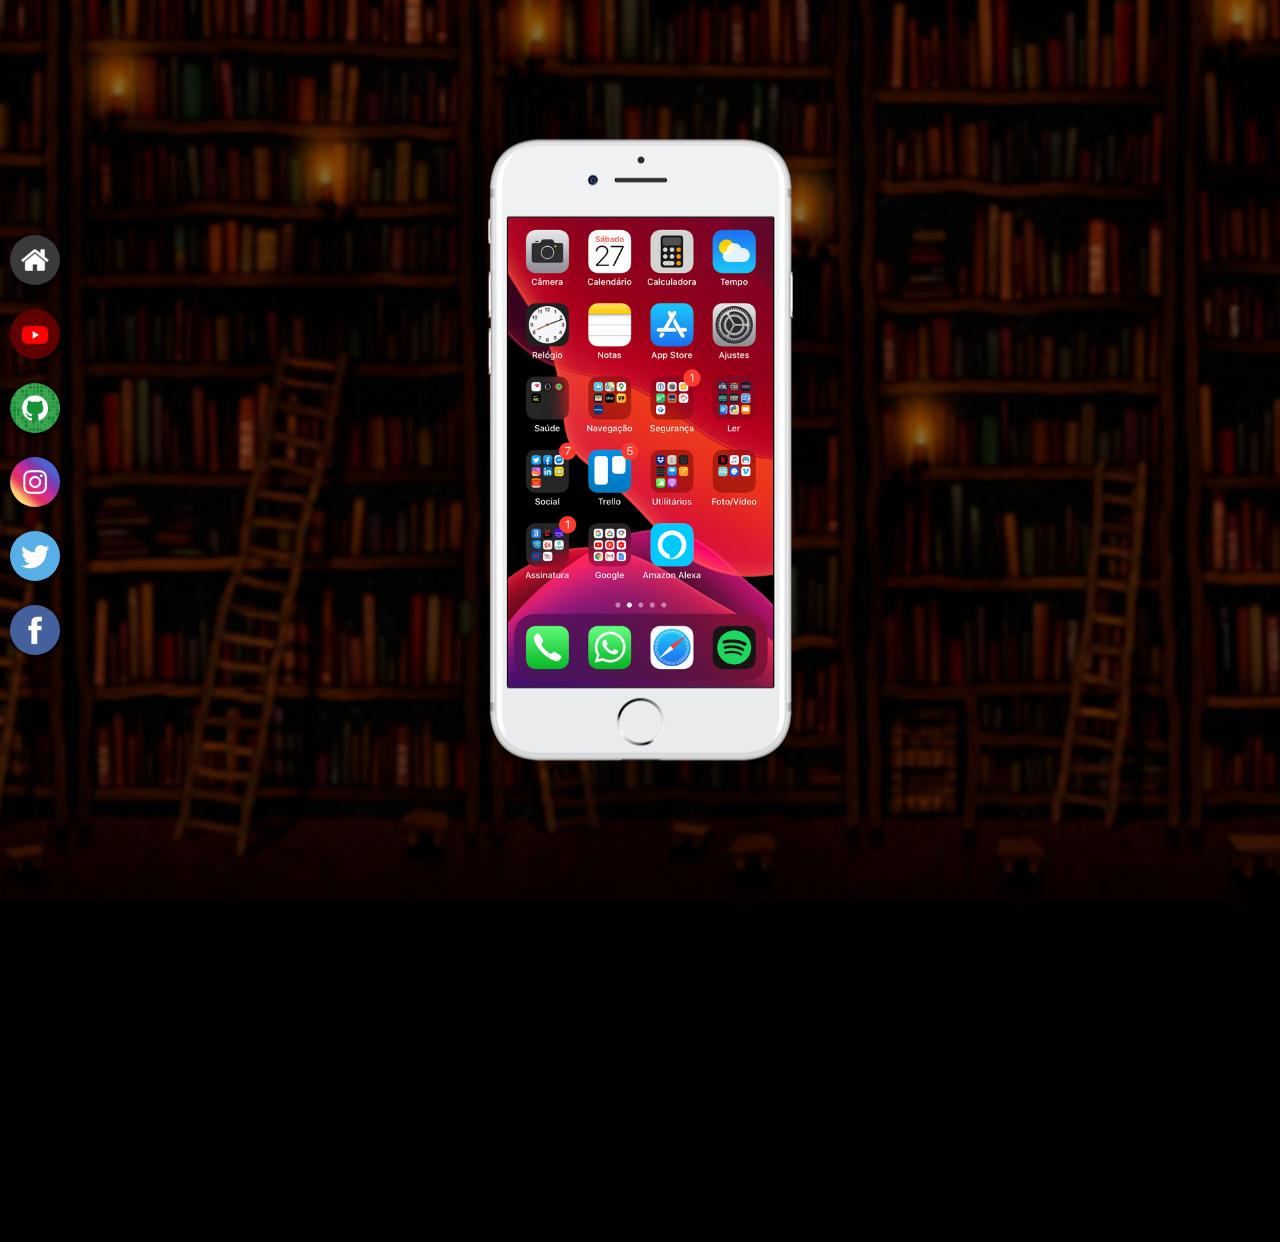
<file: index.html>
<!DOCTYPE html>
<html lang="pt-br">
<head>
    <meta charset="UTF-8">
    <meta http-equiv="X-UA-Compatible" content="IE=edge">
    <meta name="viewport" content="width=device-width, initial-scale=1.0">
    <link rel="shortcut icon" href="favicon.ico" type="image/x-icon">
     <link rel="stylesheet" href="style/style.css">
    <title>Pojeto Social Media</title>
</head>
<body>
    <main>
        <section id="telefone">
            <img src="imagens/frame-iphone.png" alt="telefone">
            <iframe src="home.html" name="tela" id="tela" frameborder="0"></iframe>
        </section>
        <section id="social-media">
            <a href="home.html" target="tela"><img src="imagens/logo-home.jpg" alt=""></a> <br>
            <a href="youtube.html" target="tela"><img src="imagens/logo-youtube.jpg" alt=""></a> <br>
            <a href="gituhb.html" target="tela"><img src="imagens/logo-github.jpg" alt=""></a> <br>
            <a href="instagram.html" target="tela"><img src="imagens/logo-instagram.jpg" alt=""></a> <br>
            <a href="twitter.html" target="tela"><img src="imagens/logo-twitter.jpg" alt=""></a> <br>
            <a href="facebook.html" target="tela"><img src="imagens/logo-facebook.jpg" alt=""></a> <br>
        </section>
    </main>
</body>
</html>
</file>
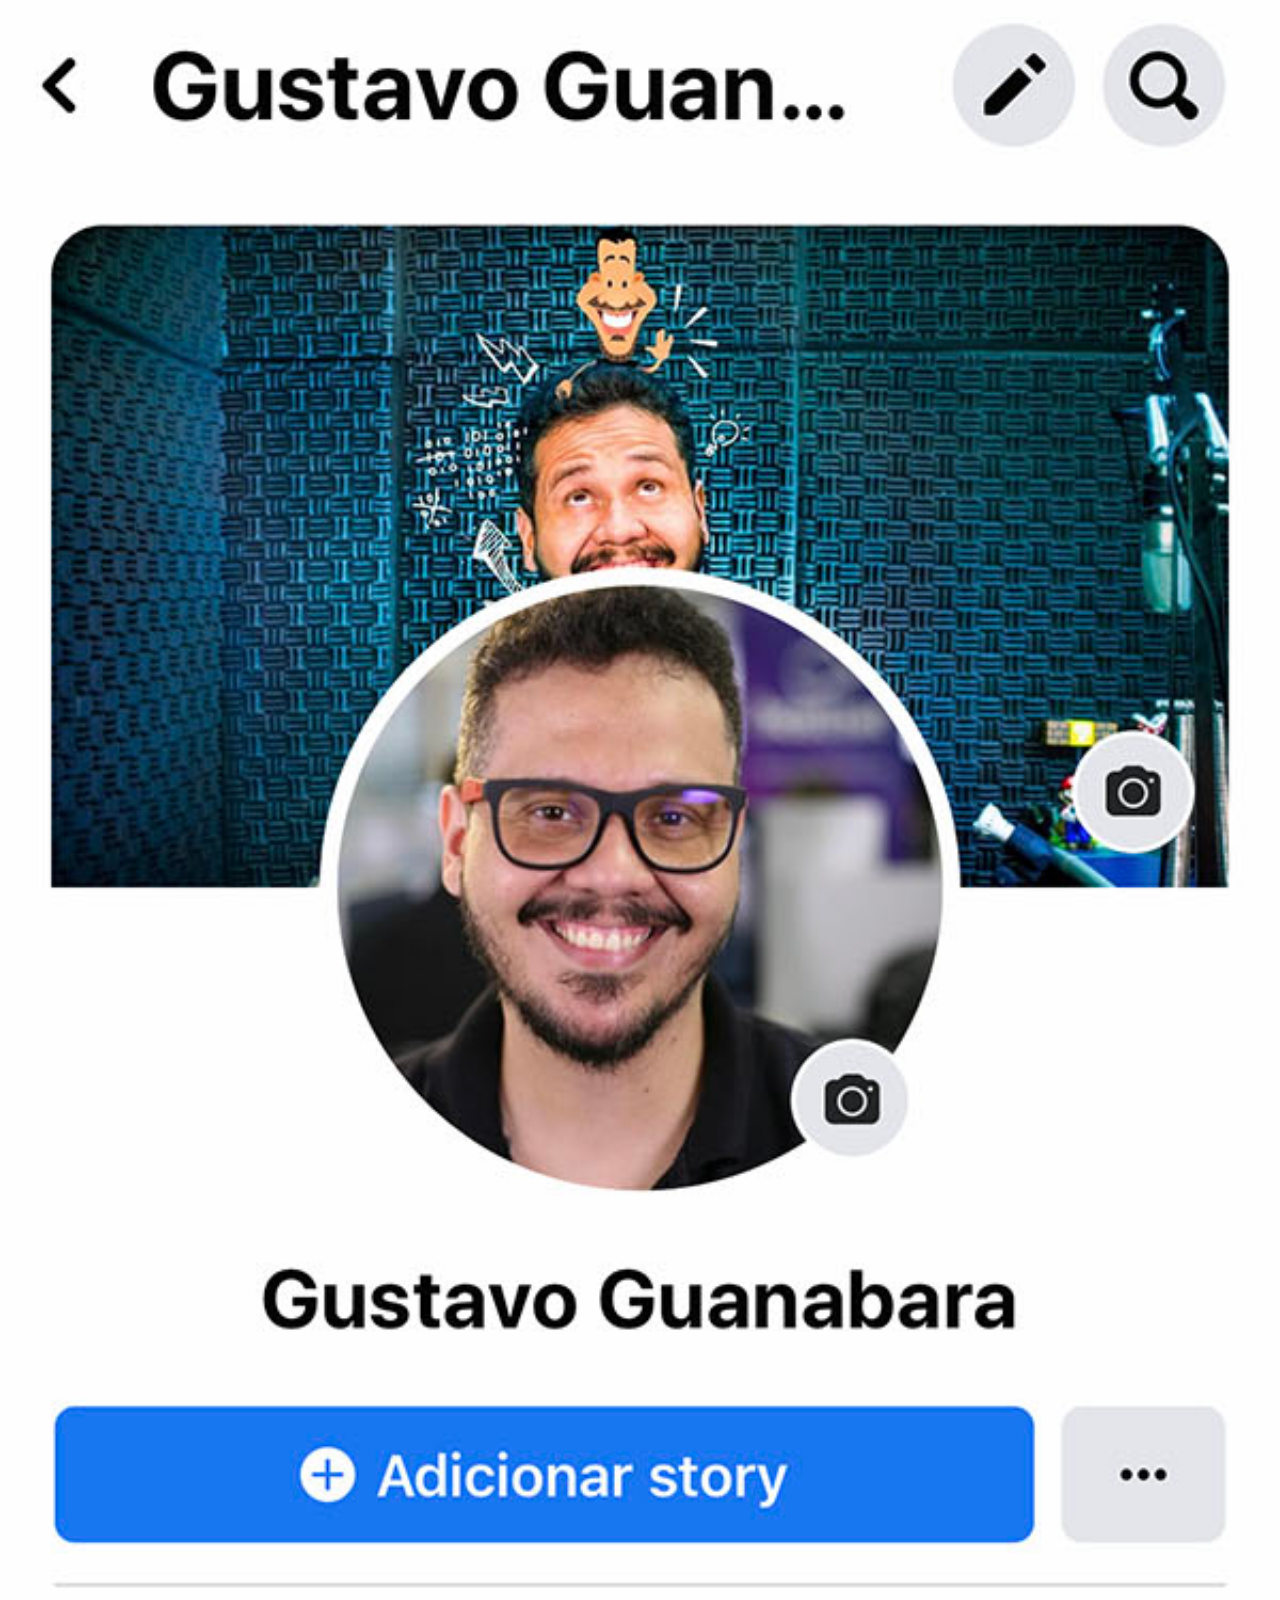
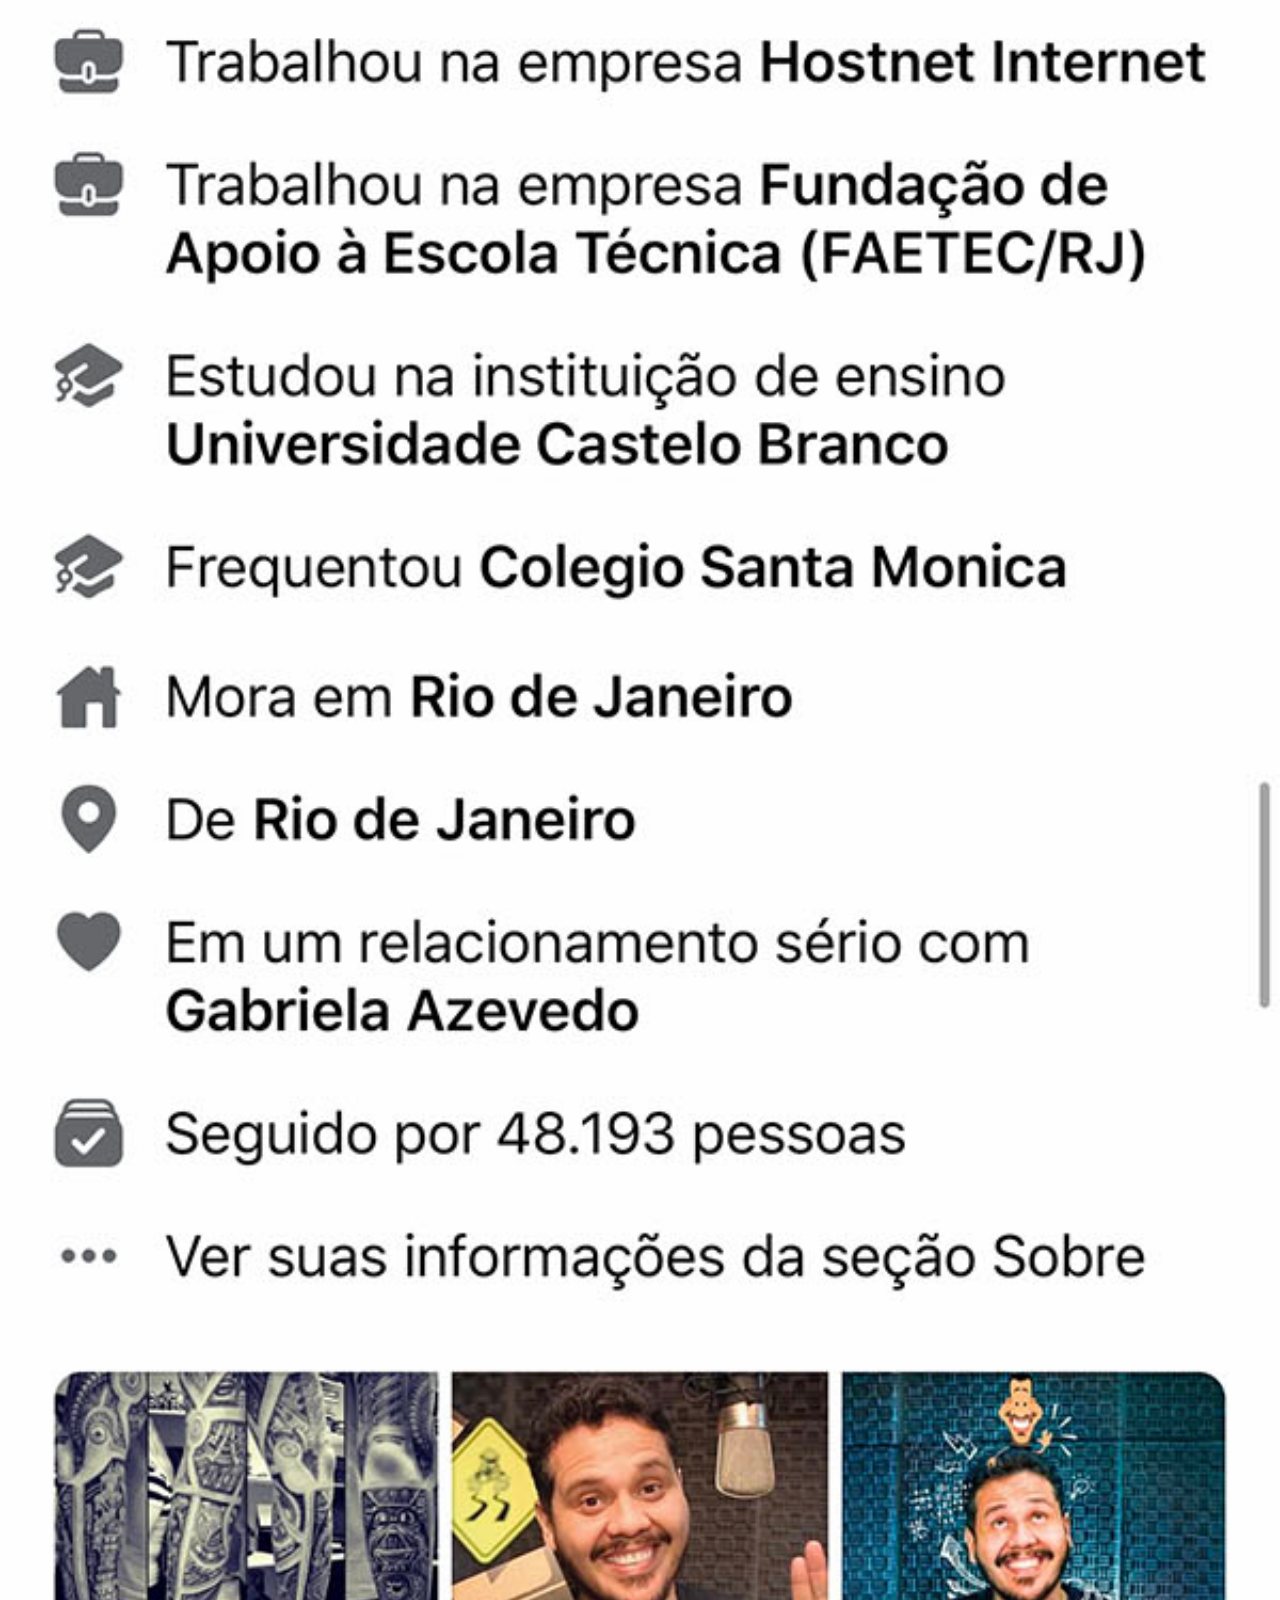
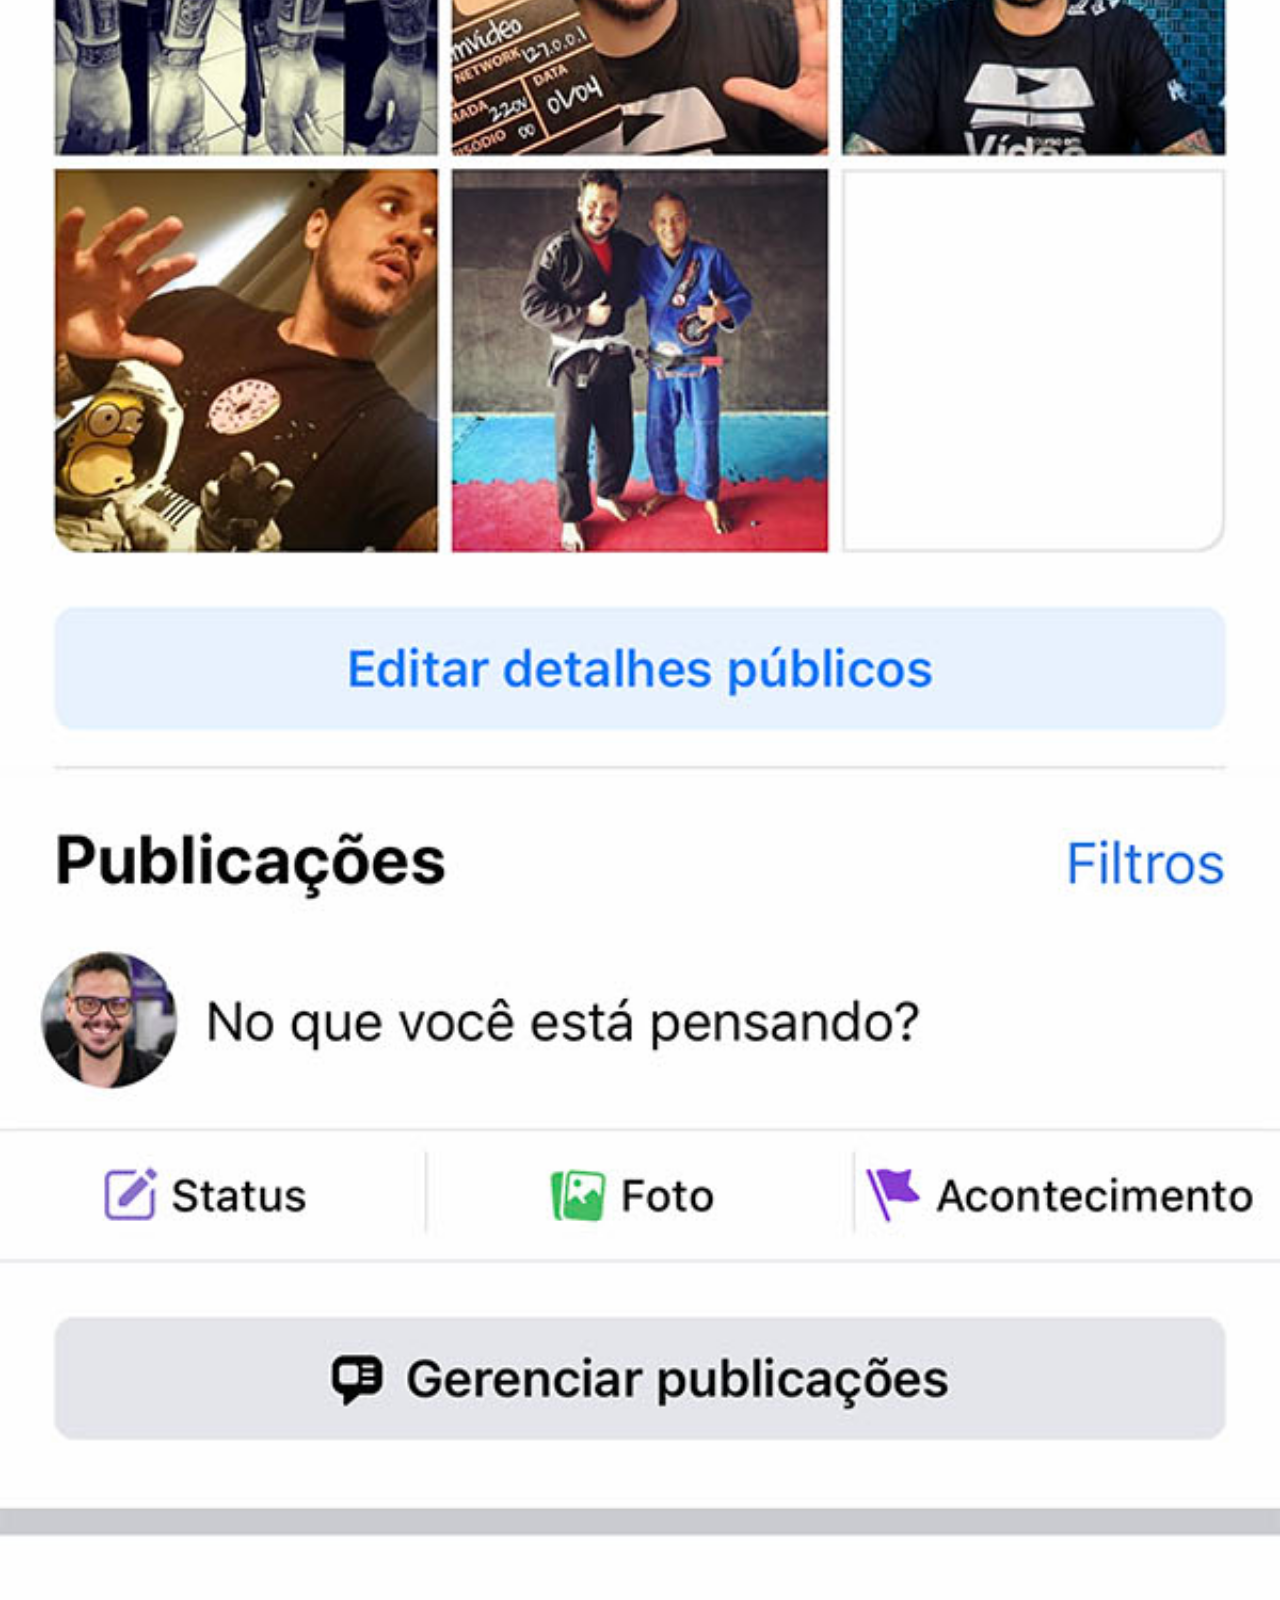
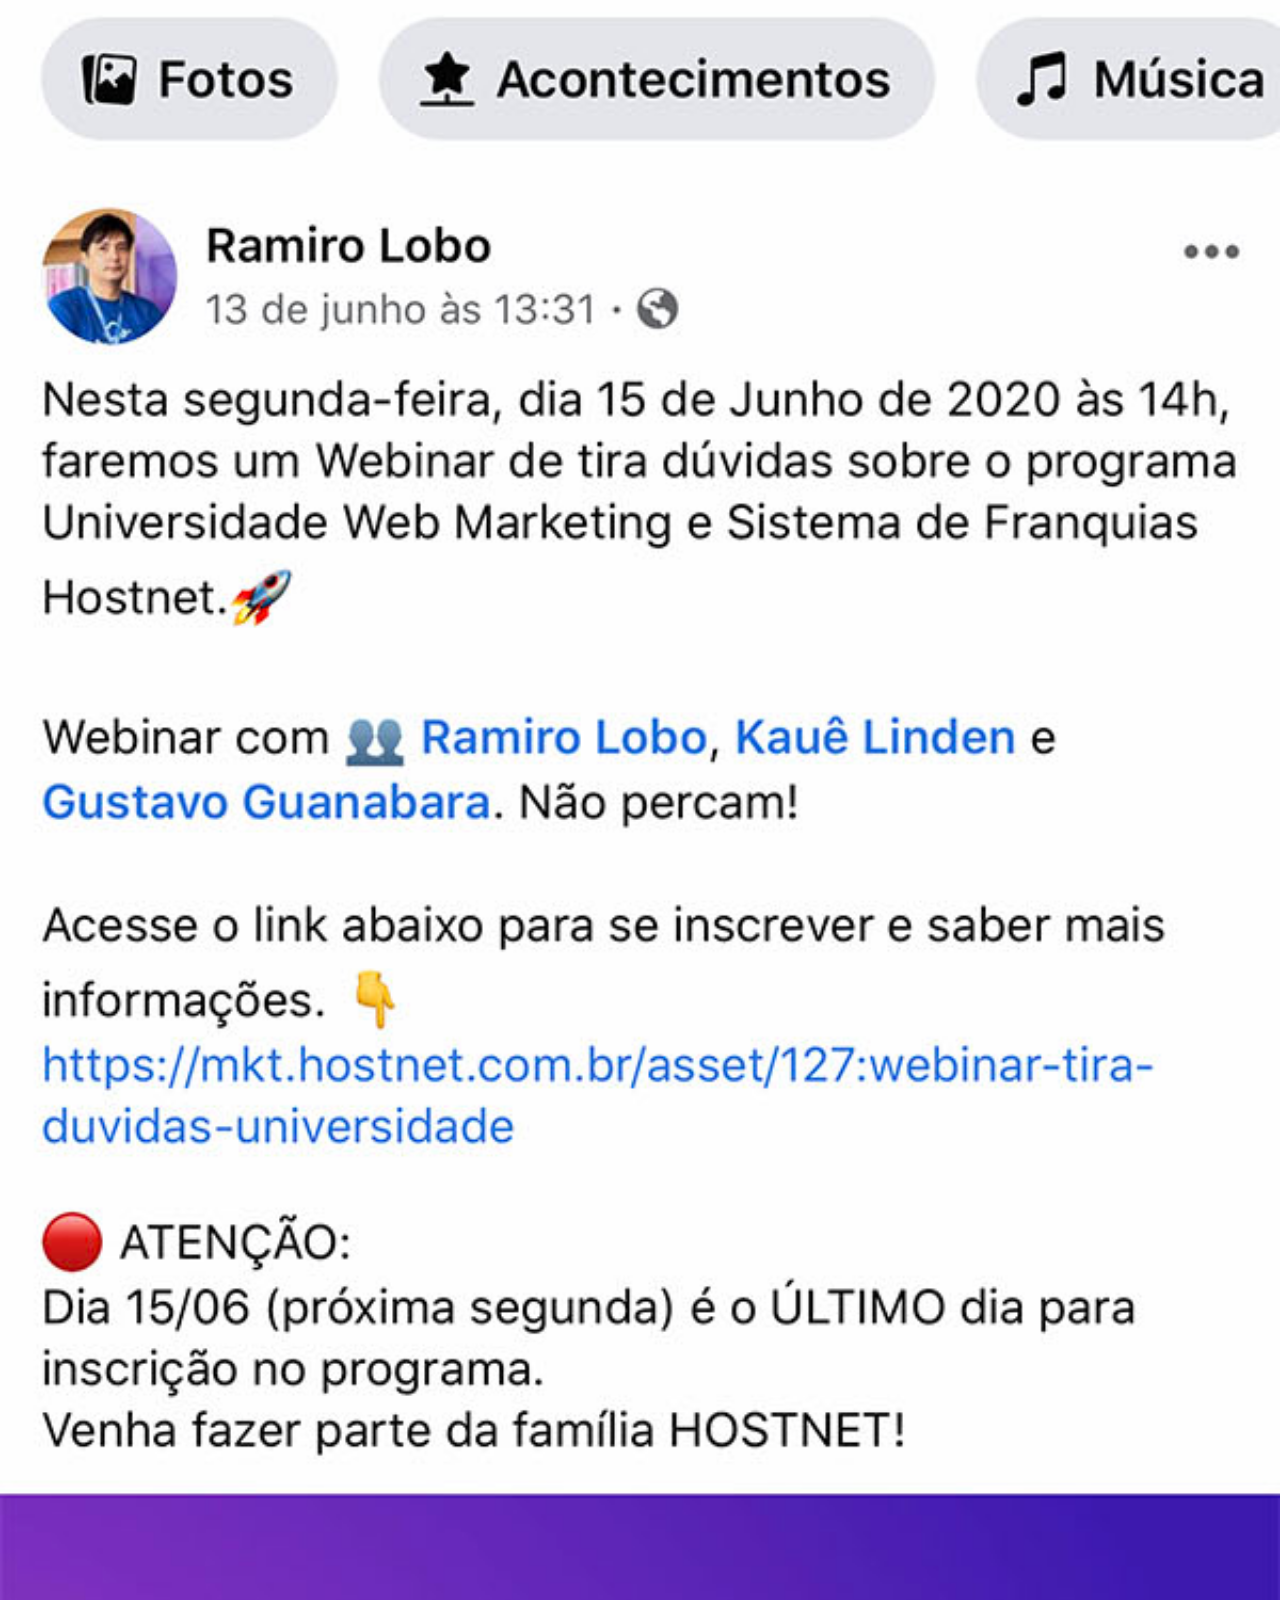
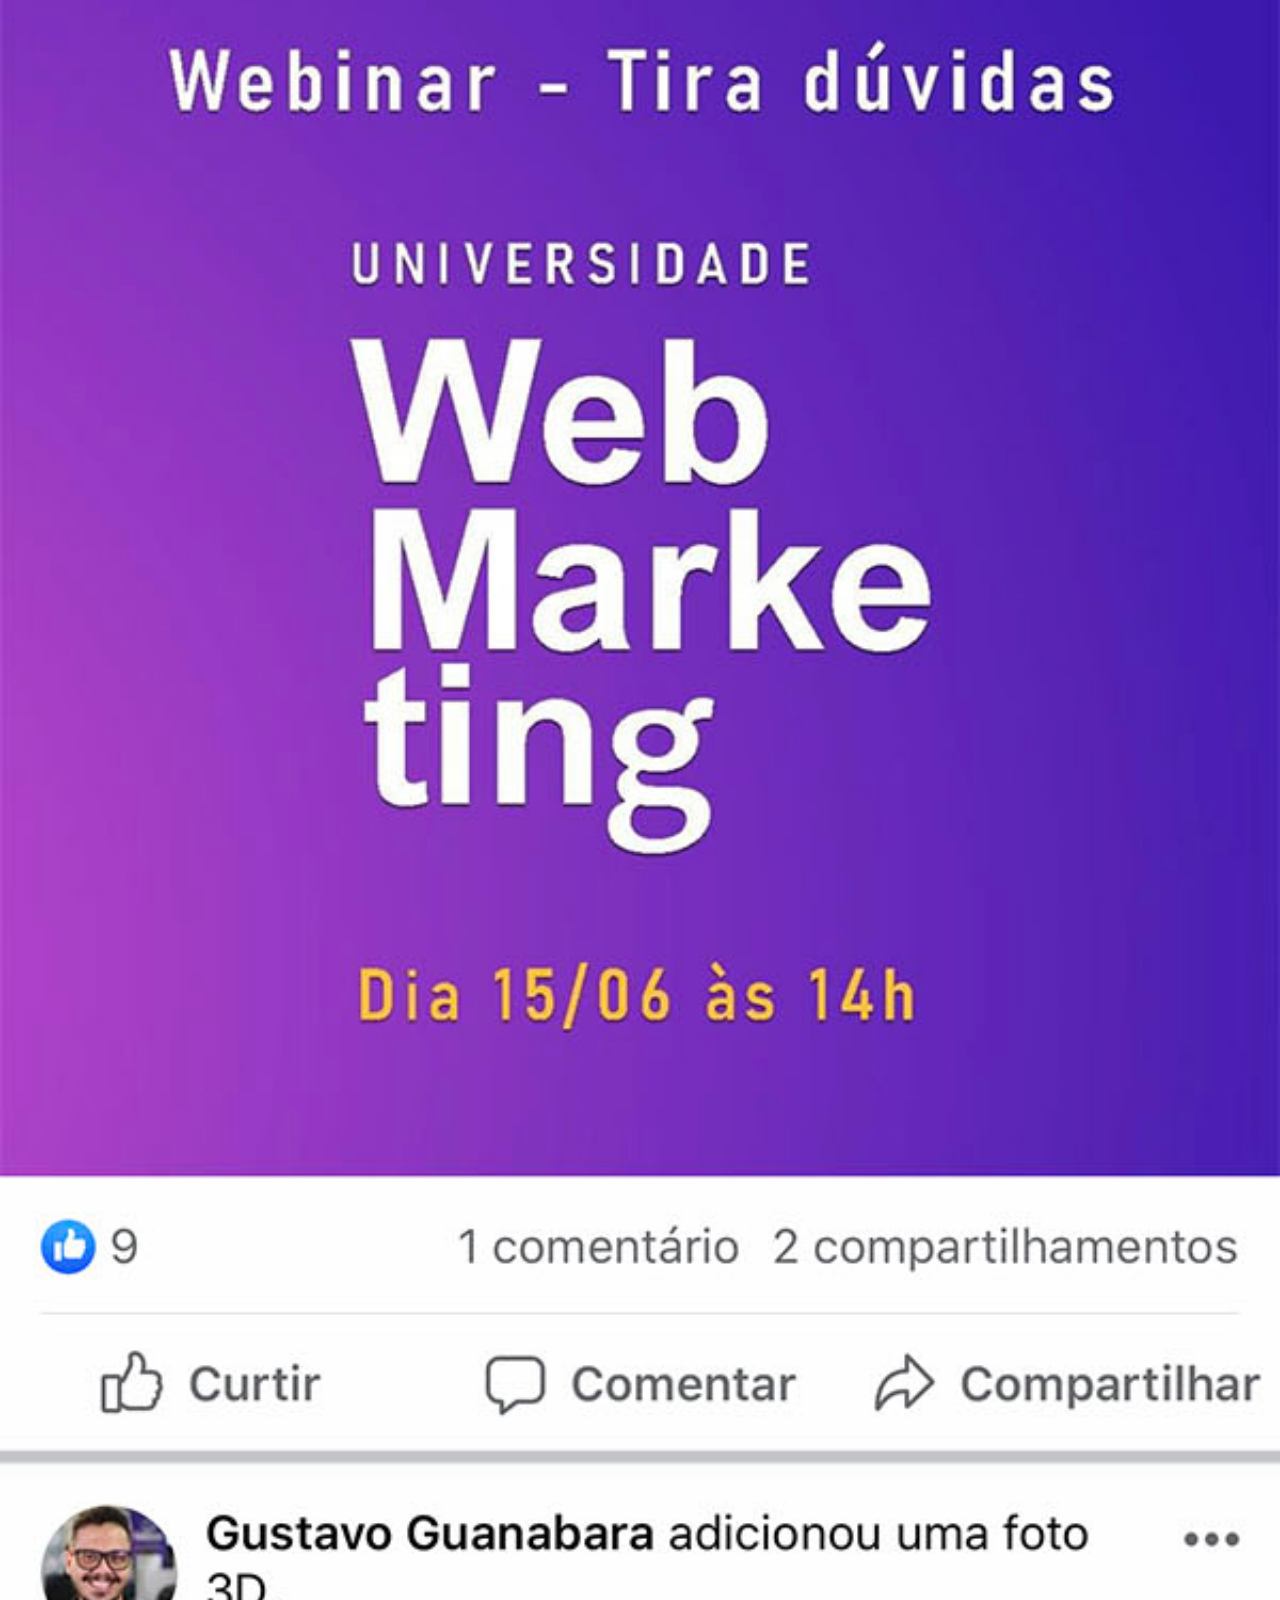
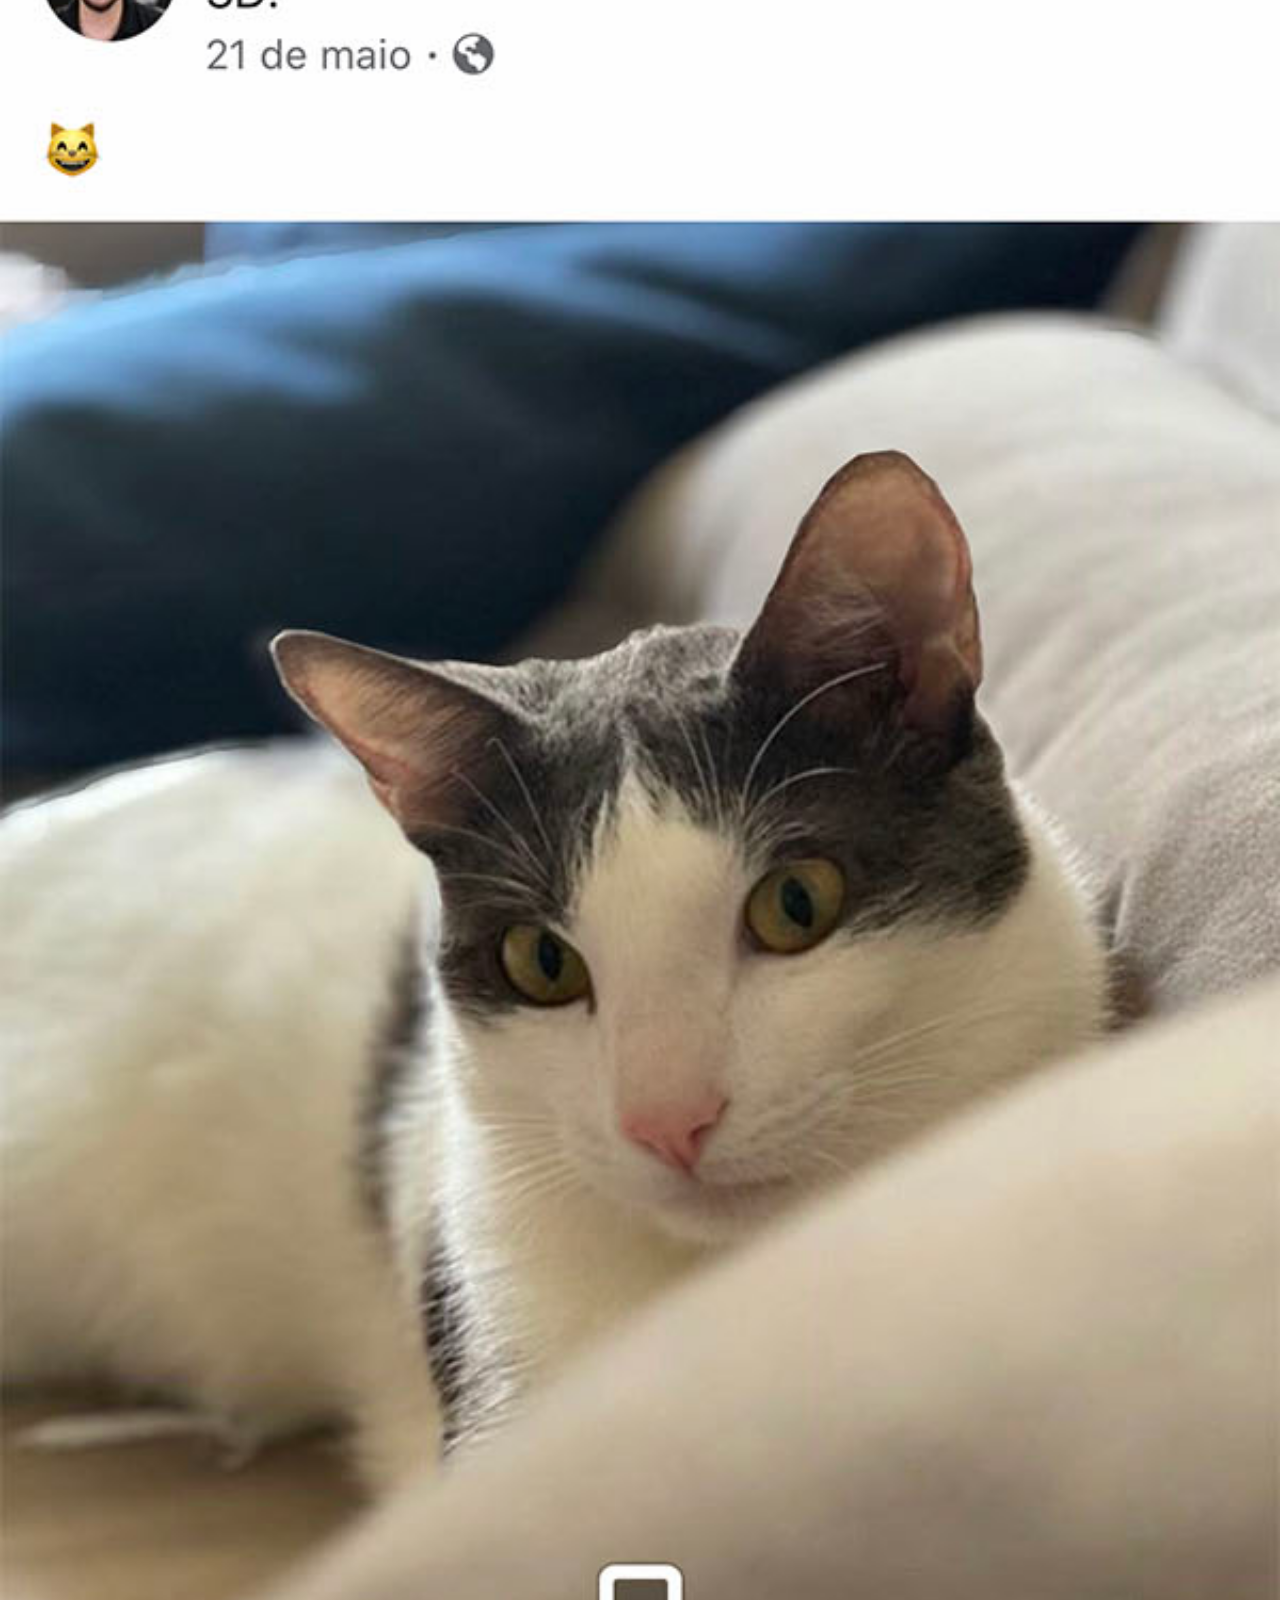
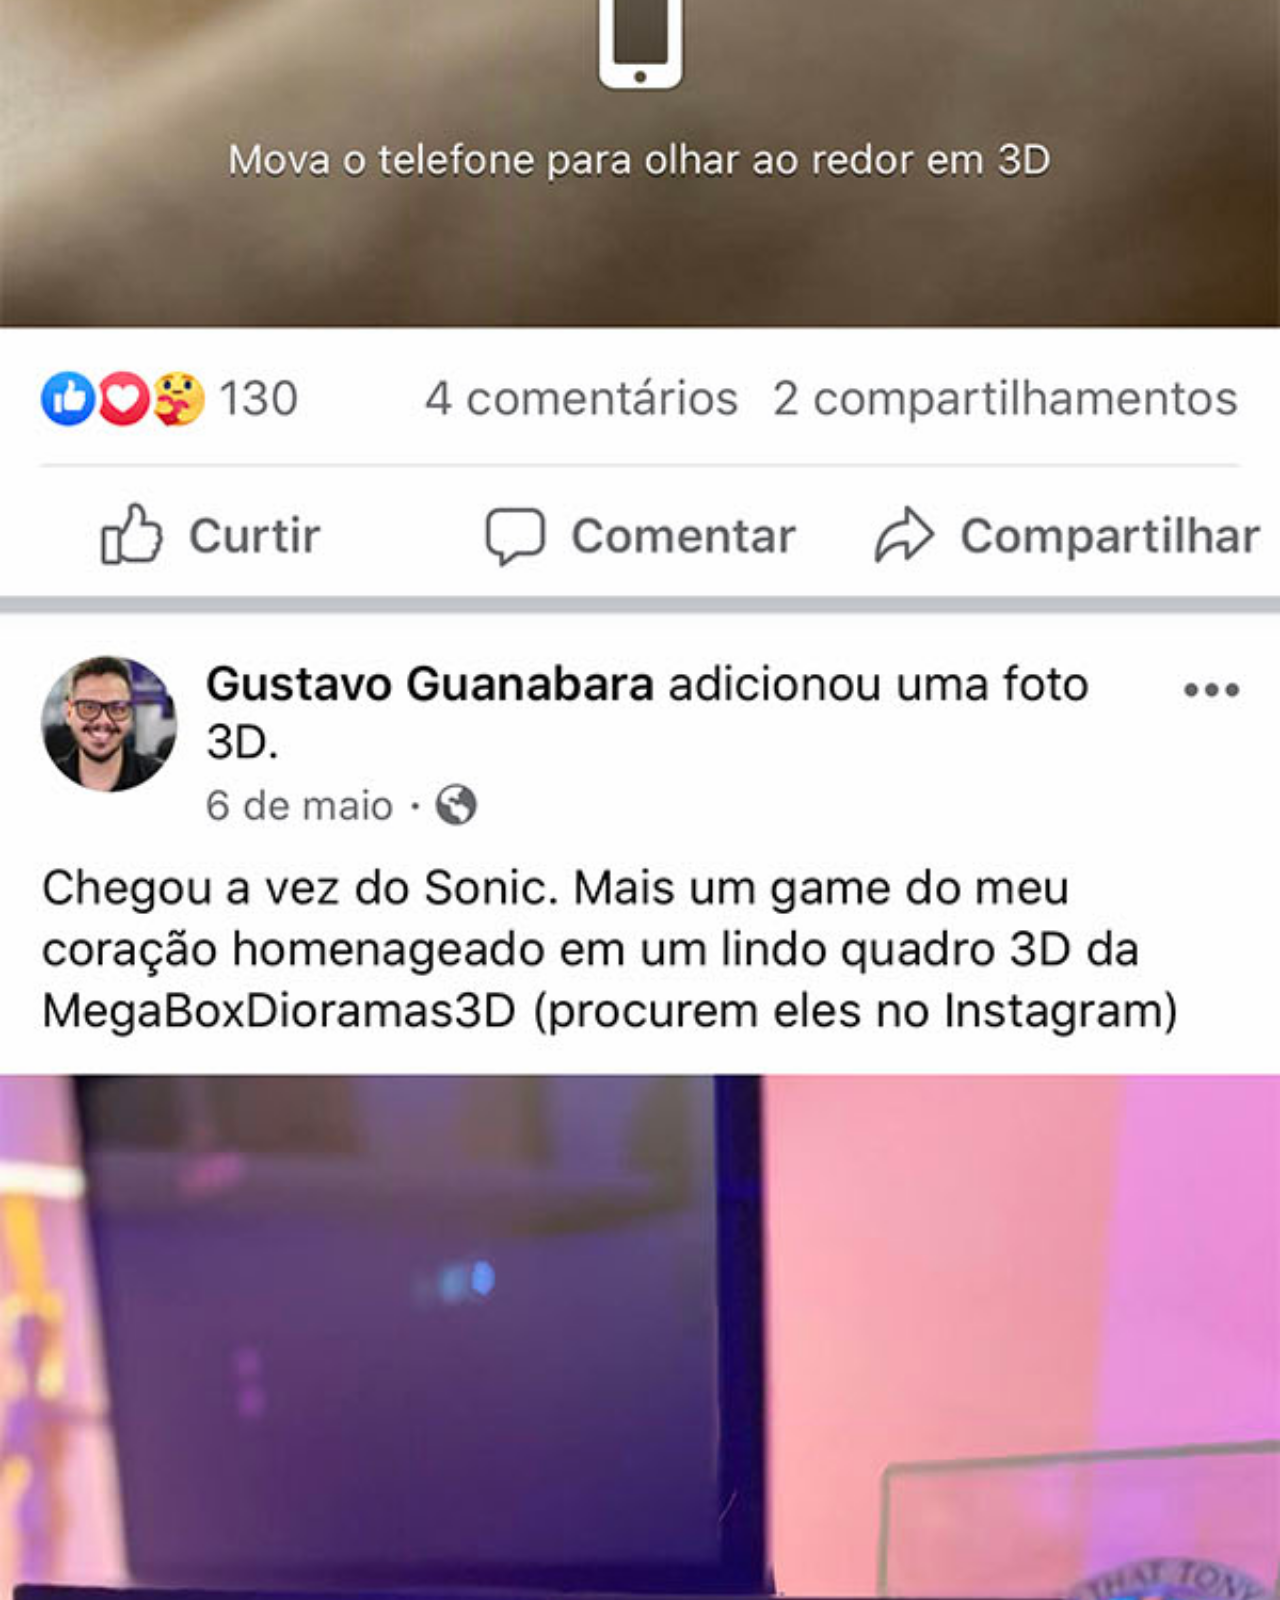
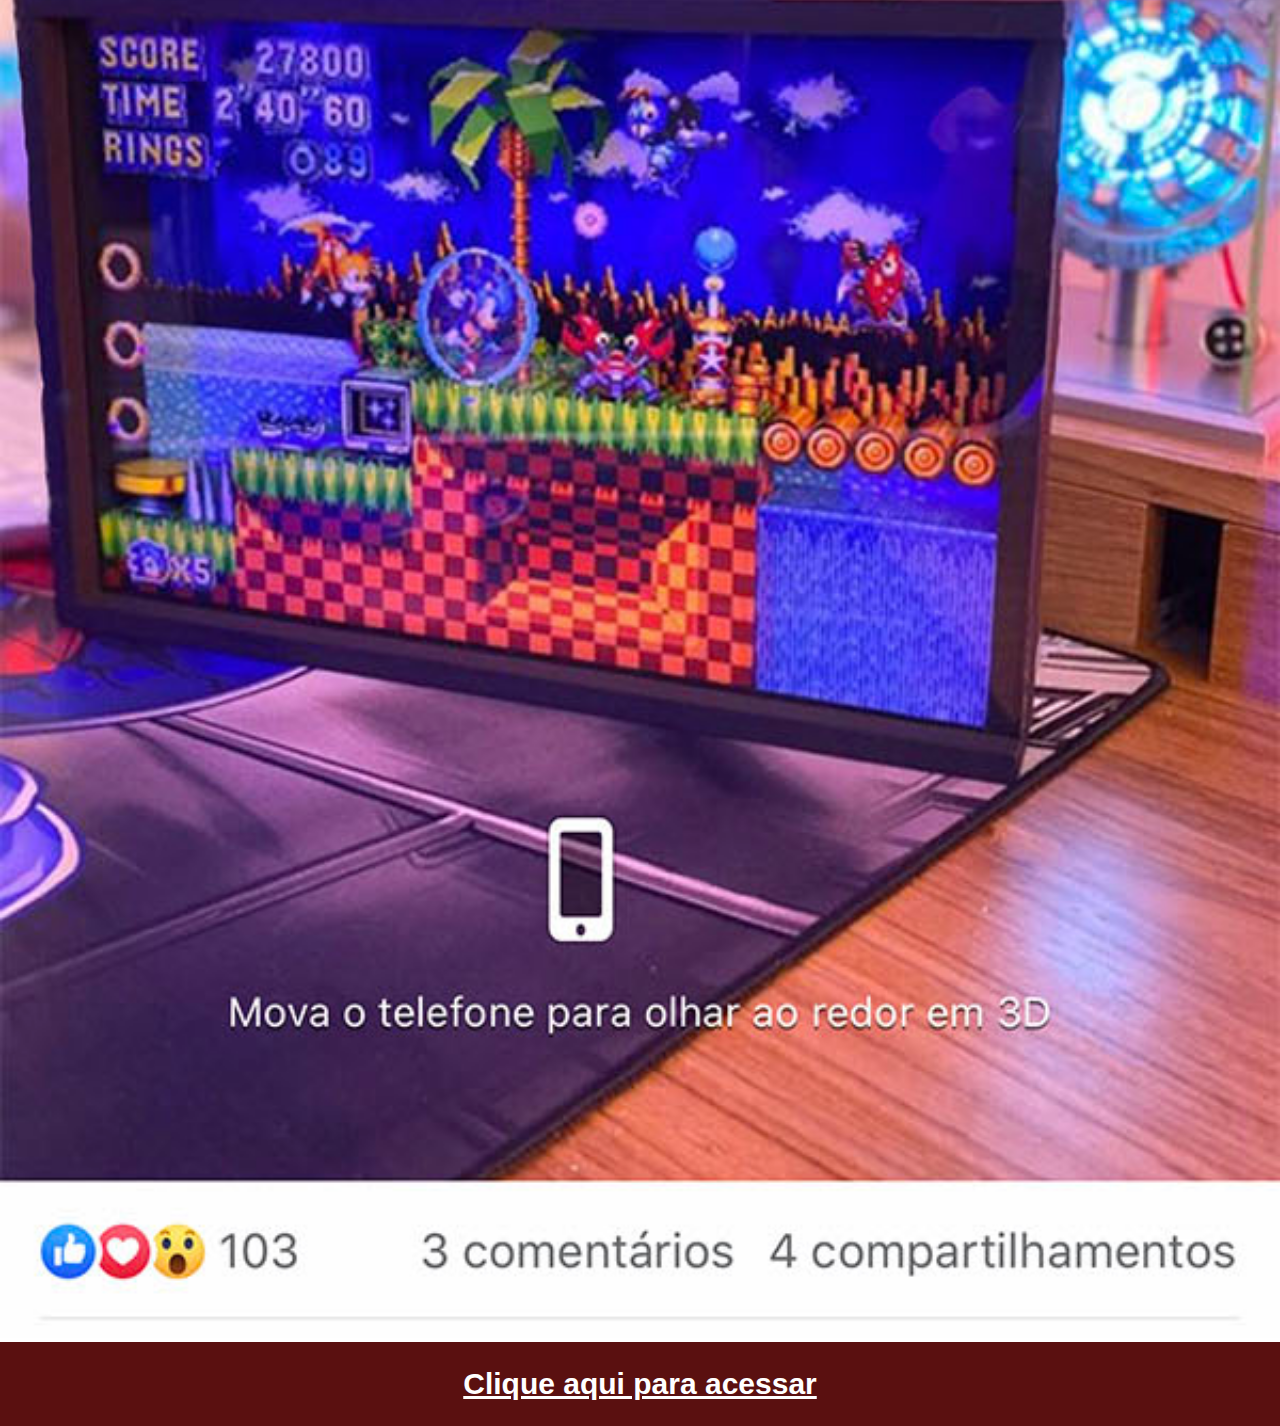
<file: facebook.html>
<!DOCTYPE html>
<html lang="pt-br">
<head>
    <meta charset="UTF-8">
    <meta http-equiv="X-UA-Compatible" content="IE=edge">
    <meta name="viewport" content="width=device-width, initial-scale=1.0">
    <title>face</title>
    <link rel="stylesheet" href="style/social.css">
</head>
<body>
    <img src="imagens/tela-facebook.jpg" alt="Facebook">
    <a href="https://www.facebook.com/" target="blank">Clique aqui para acessar</a>
</body>
</html>
</file>
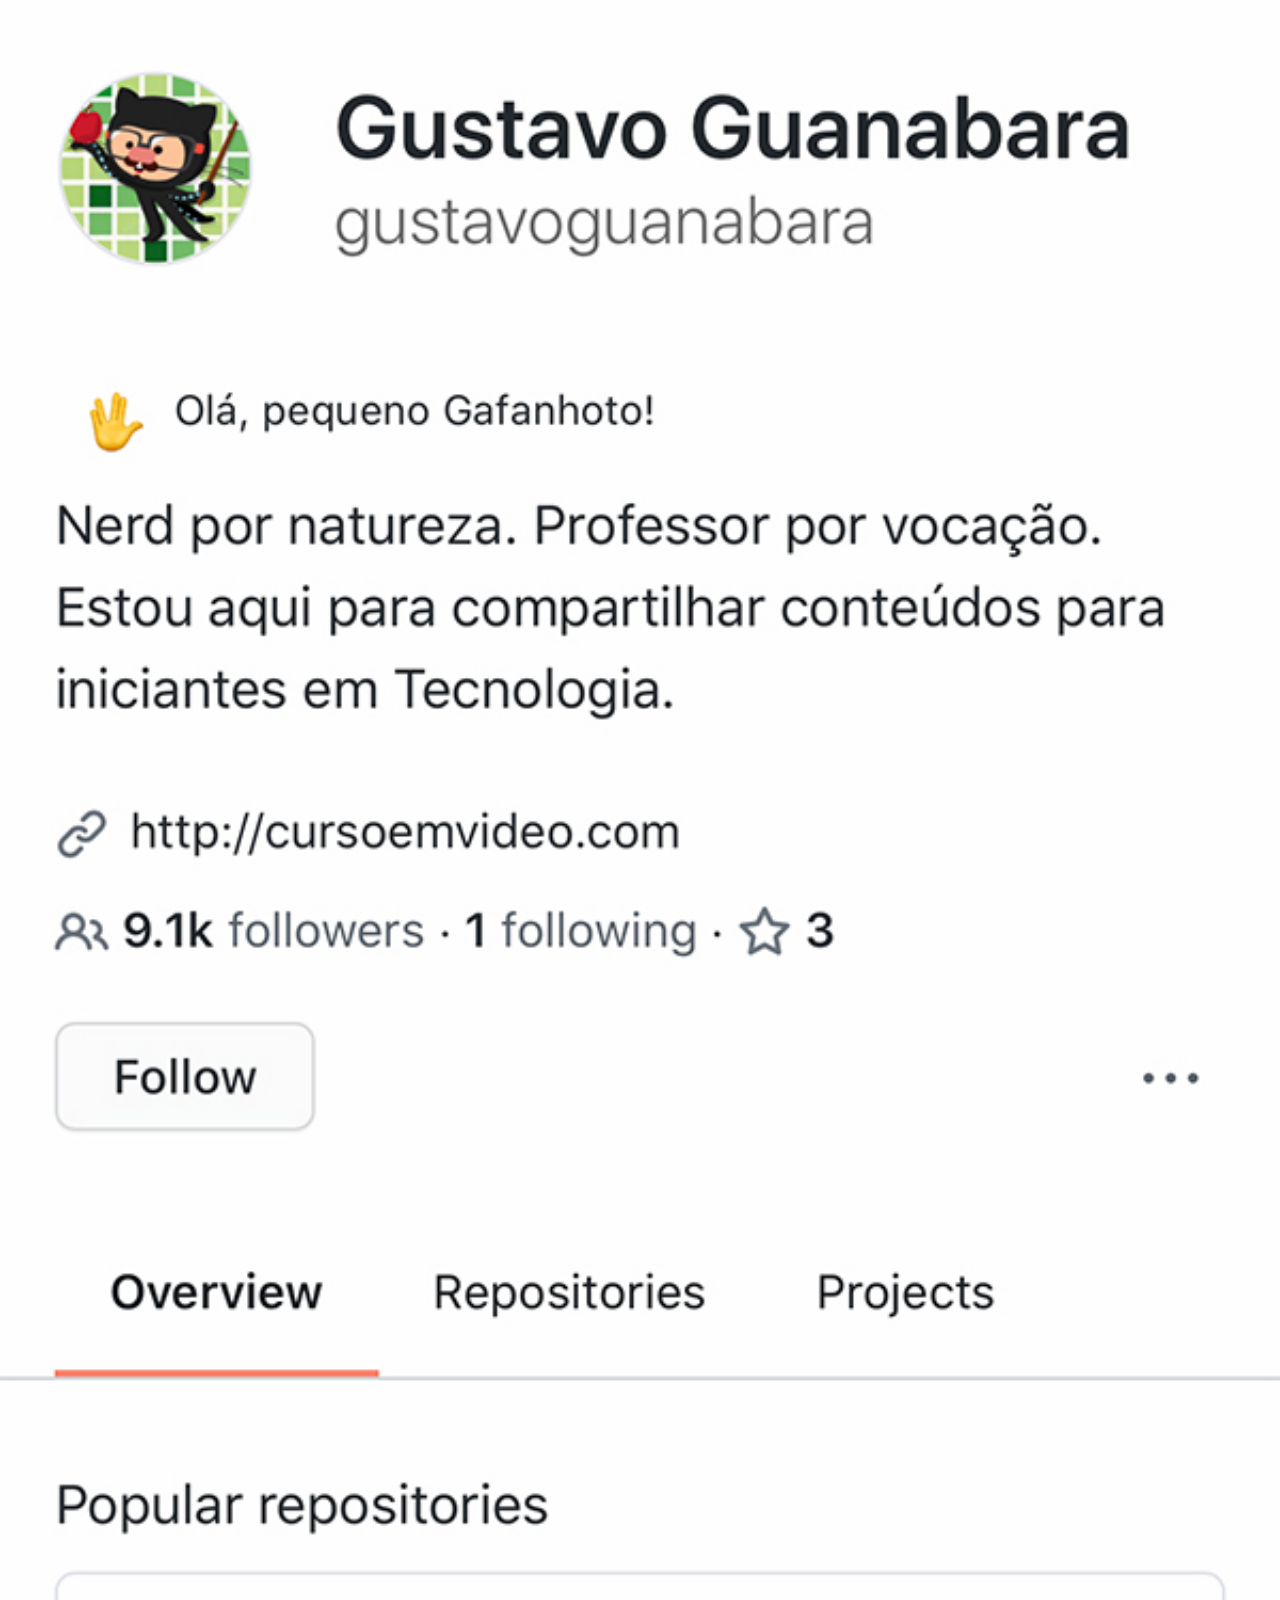
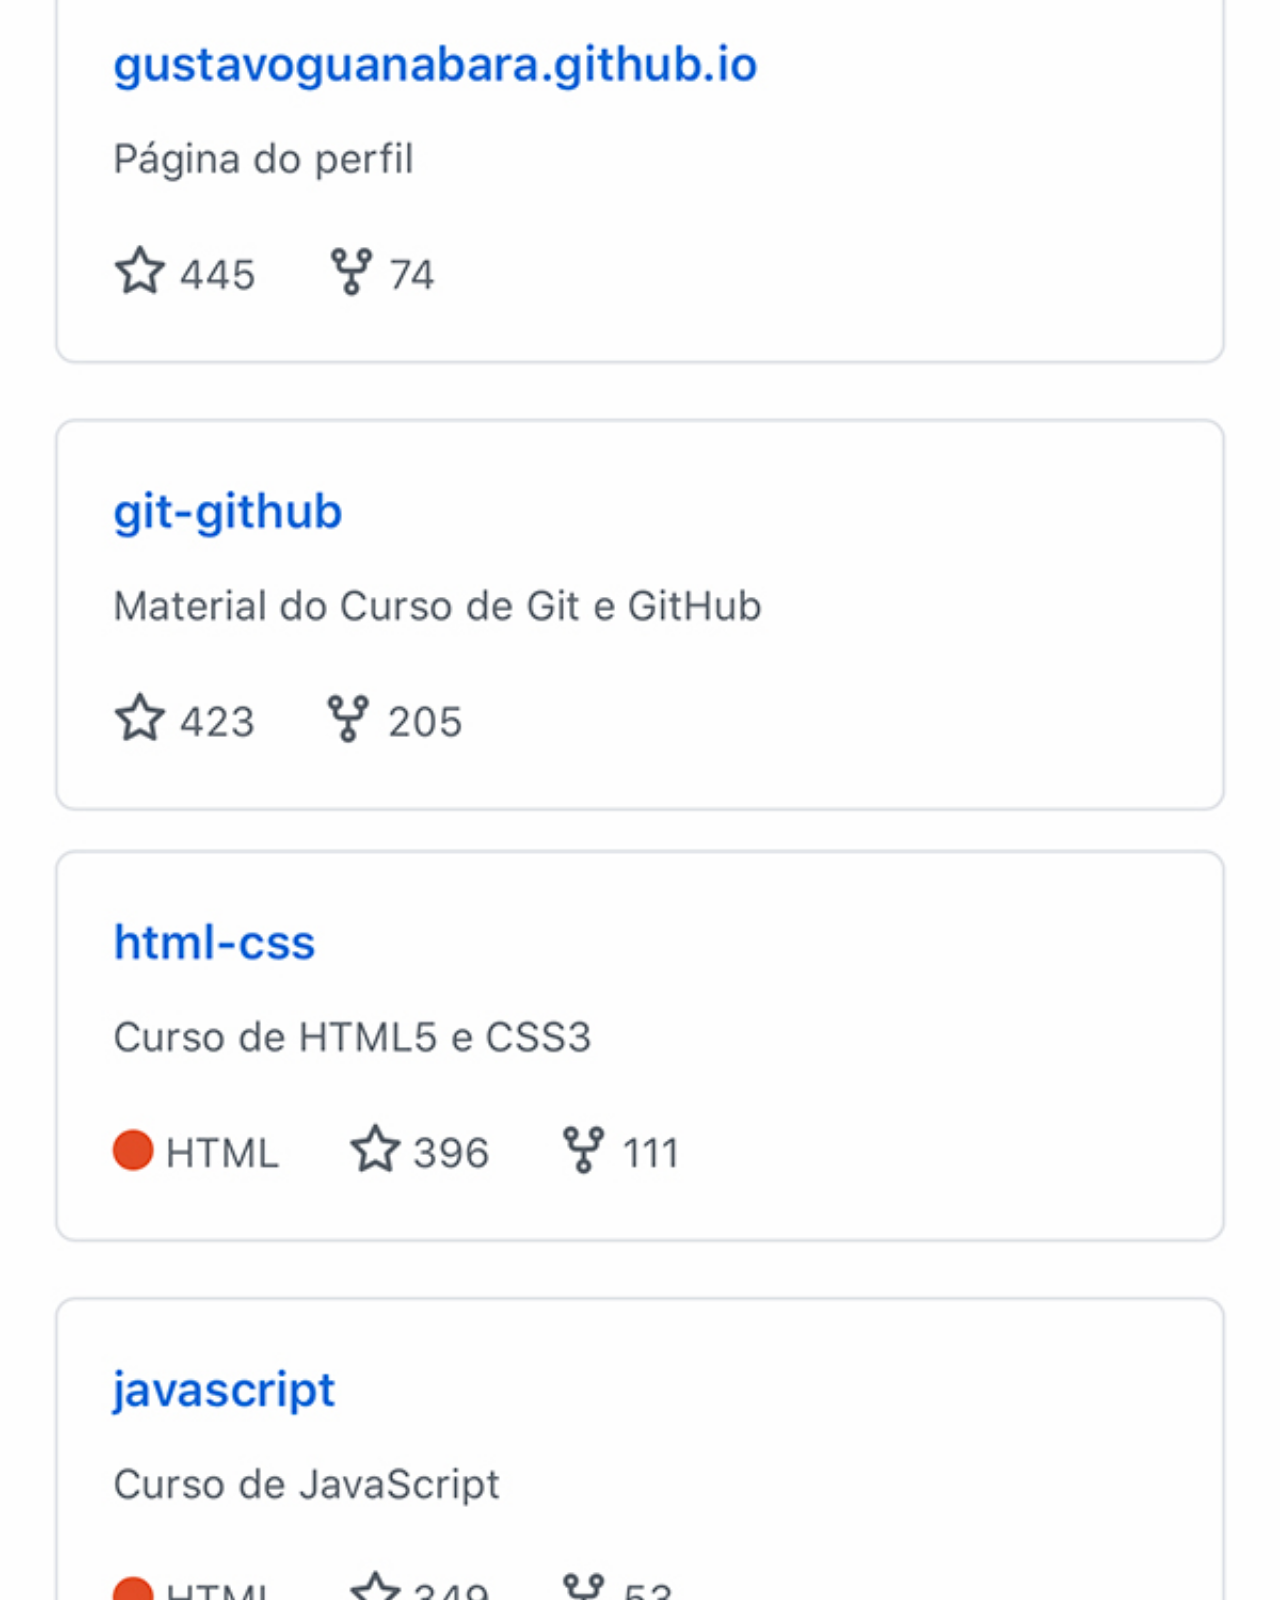
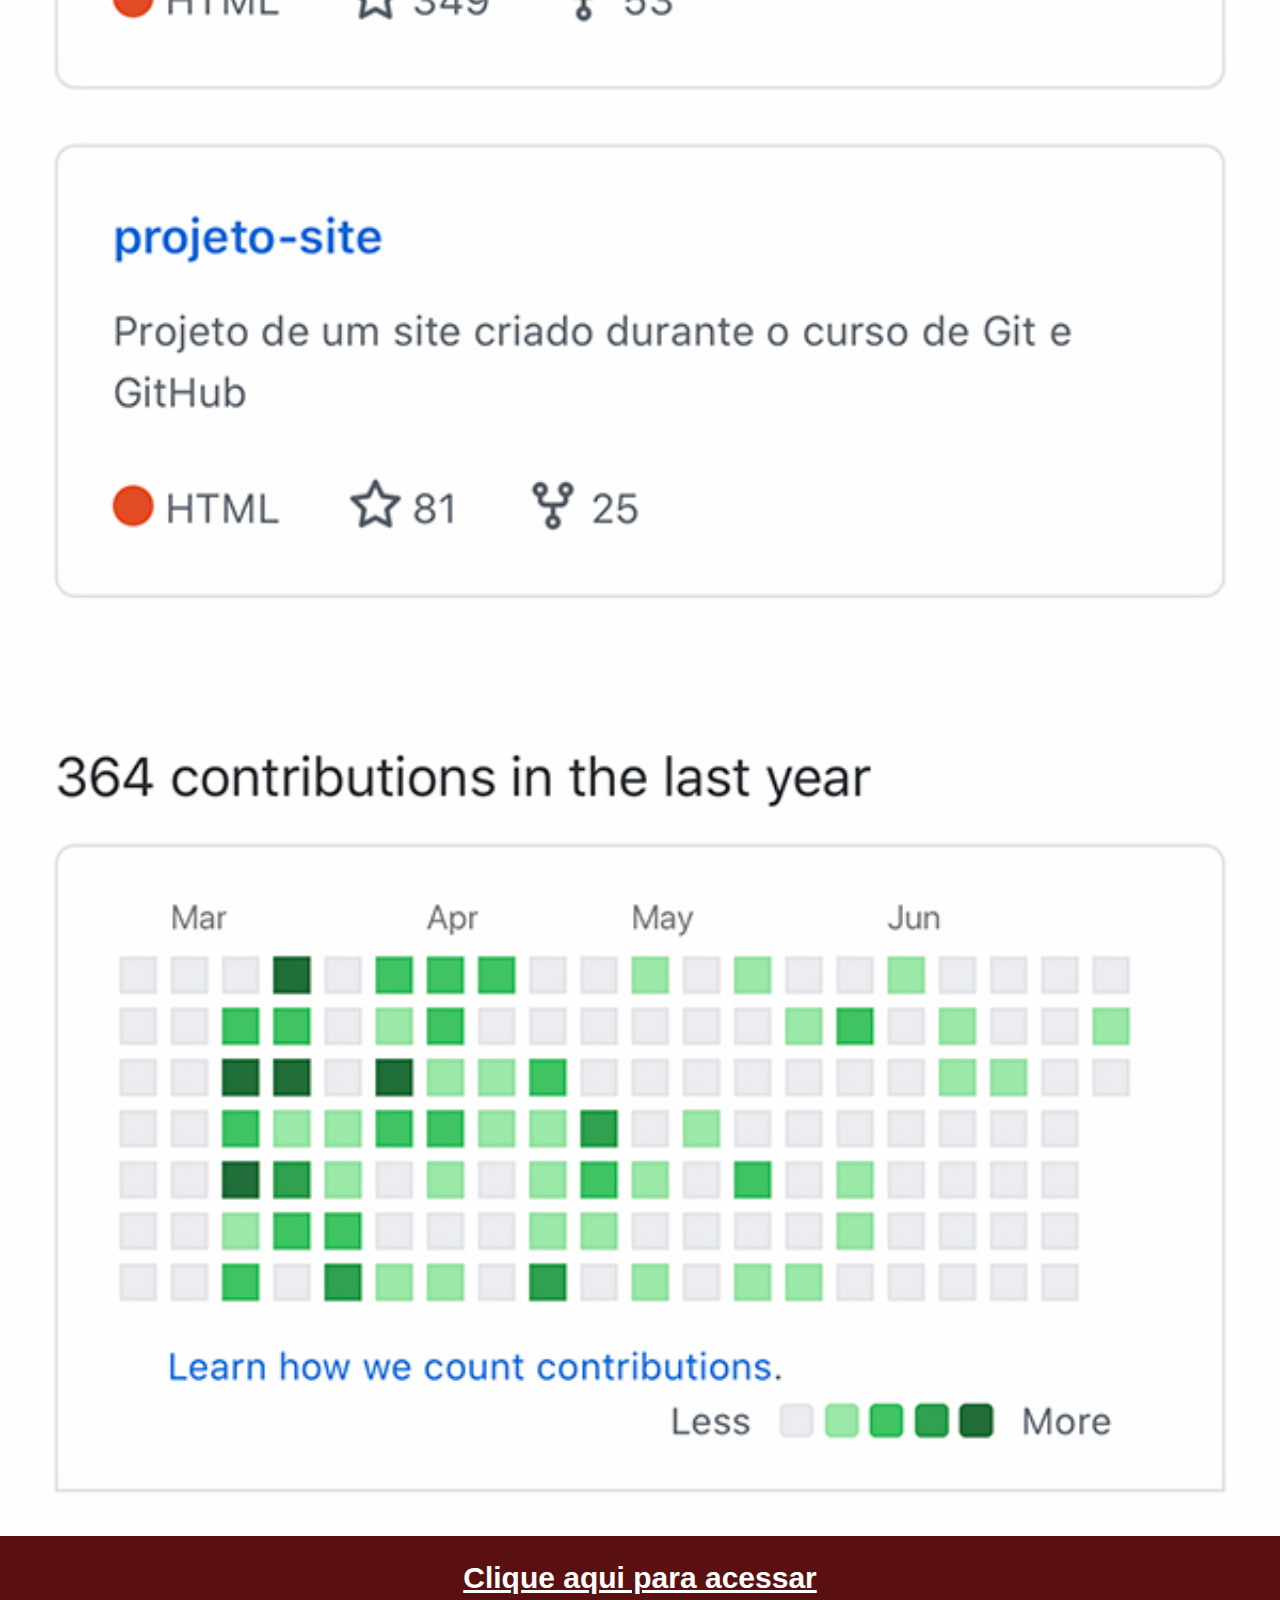
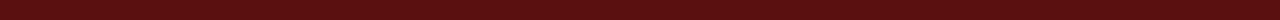
<file: gituhb.html>
<!DOCTYPE html>
<html lang="pt-br">
<head>
    <meta charset="UTF-8">
    <meta http-equiv="X-UA-Compatible" content="IE=edge">
    <meta name="viewport" content="width=device-width, initial-scale=1.0">
    <title>Document</title>
    <link rel="stylesheet" href="style/social.css">
</head>
<body>
    <img src="./imagens/tela-github.jpg" alt="github">
    <a href="https://github.com/gustavoguanabara/html-css/issues/342" target="blank">Clique aqui para acessar</a>
</body>
</html>
</file>
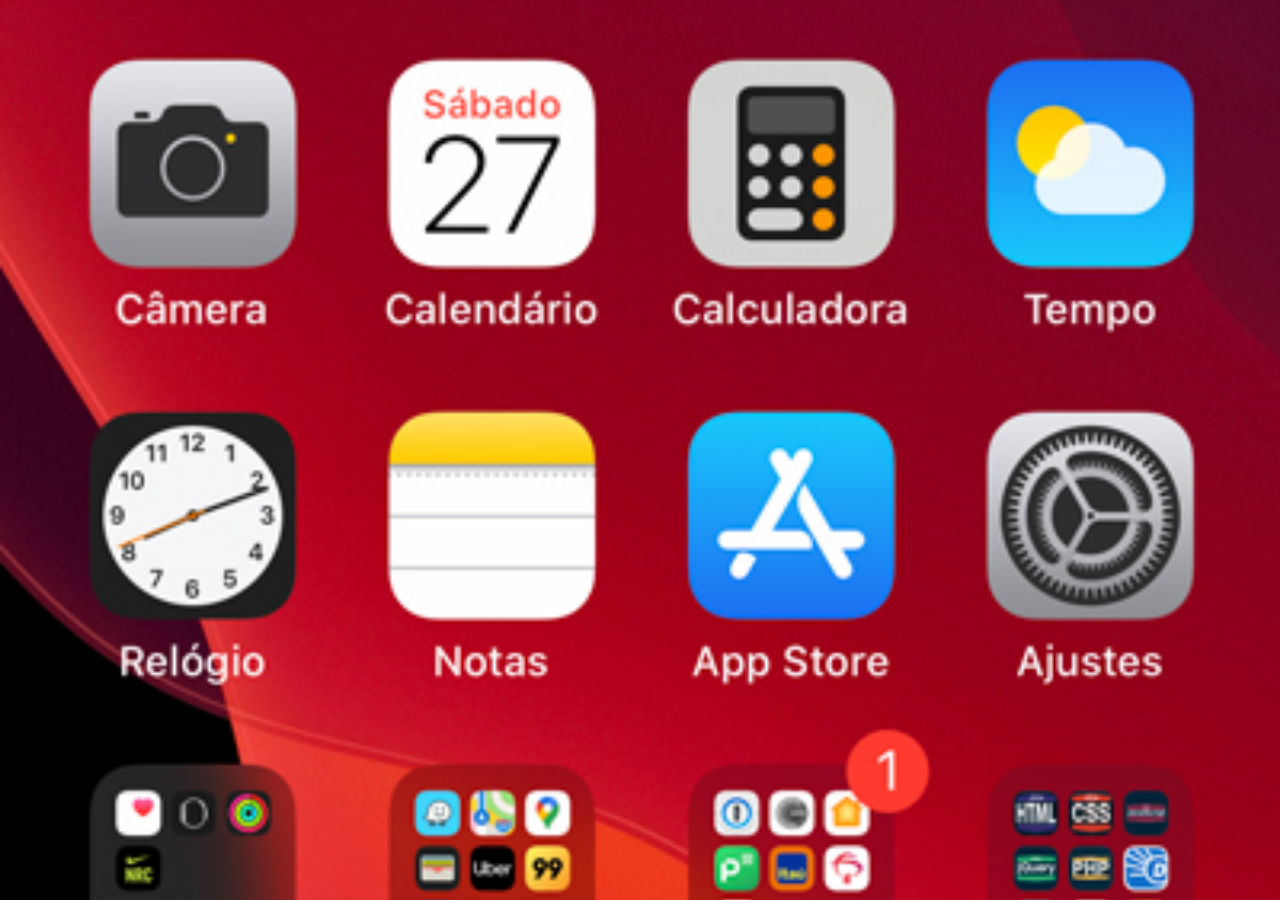
<file: home.html>
<!DOCTYPE html>
<html lang="pt-br">
<head>
    <meta charset="UTF-8">
    <meta http-equiv="X-UA-Compatible" content="IE=edge">
    <meta name="viewport" content="width=device-width, initial-scale=1.0">
    <title>Home</title>
    <style>
        * {
            margin: 0px;
            padding: 0px;
        }

        body {
            width: 100vw;
            height: 100vh;
            background: black url('imagens/tela-home.jpg');
            background-repeat: no-repeat;
            background-position: top center;
            background-size: cover;
        }
    </style>
</head>
<body>
    
</body>
</html>
</file>
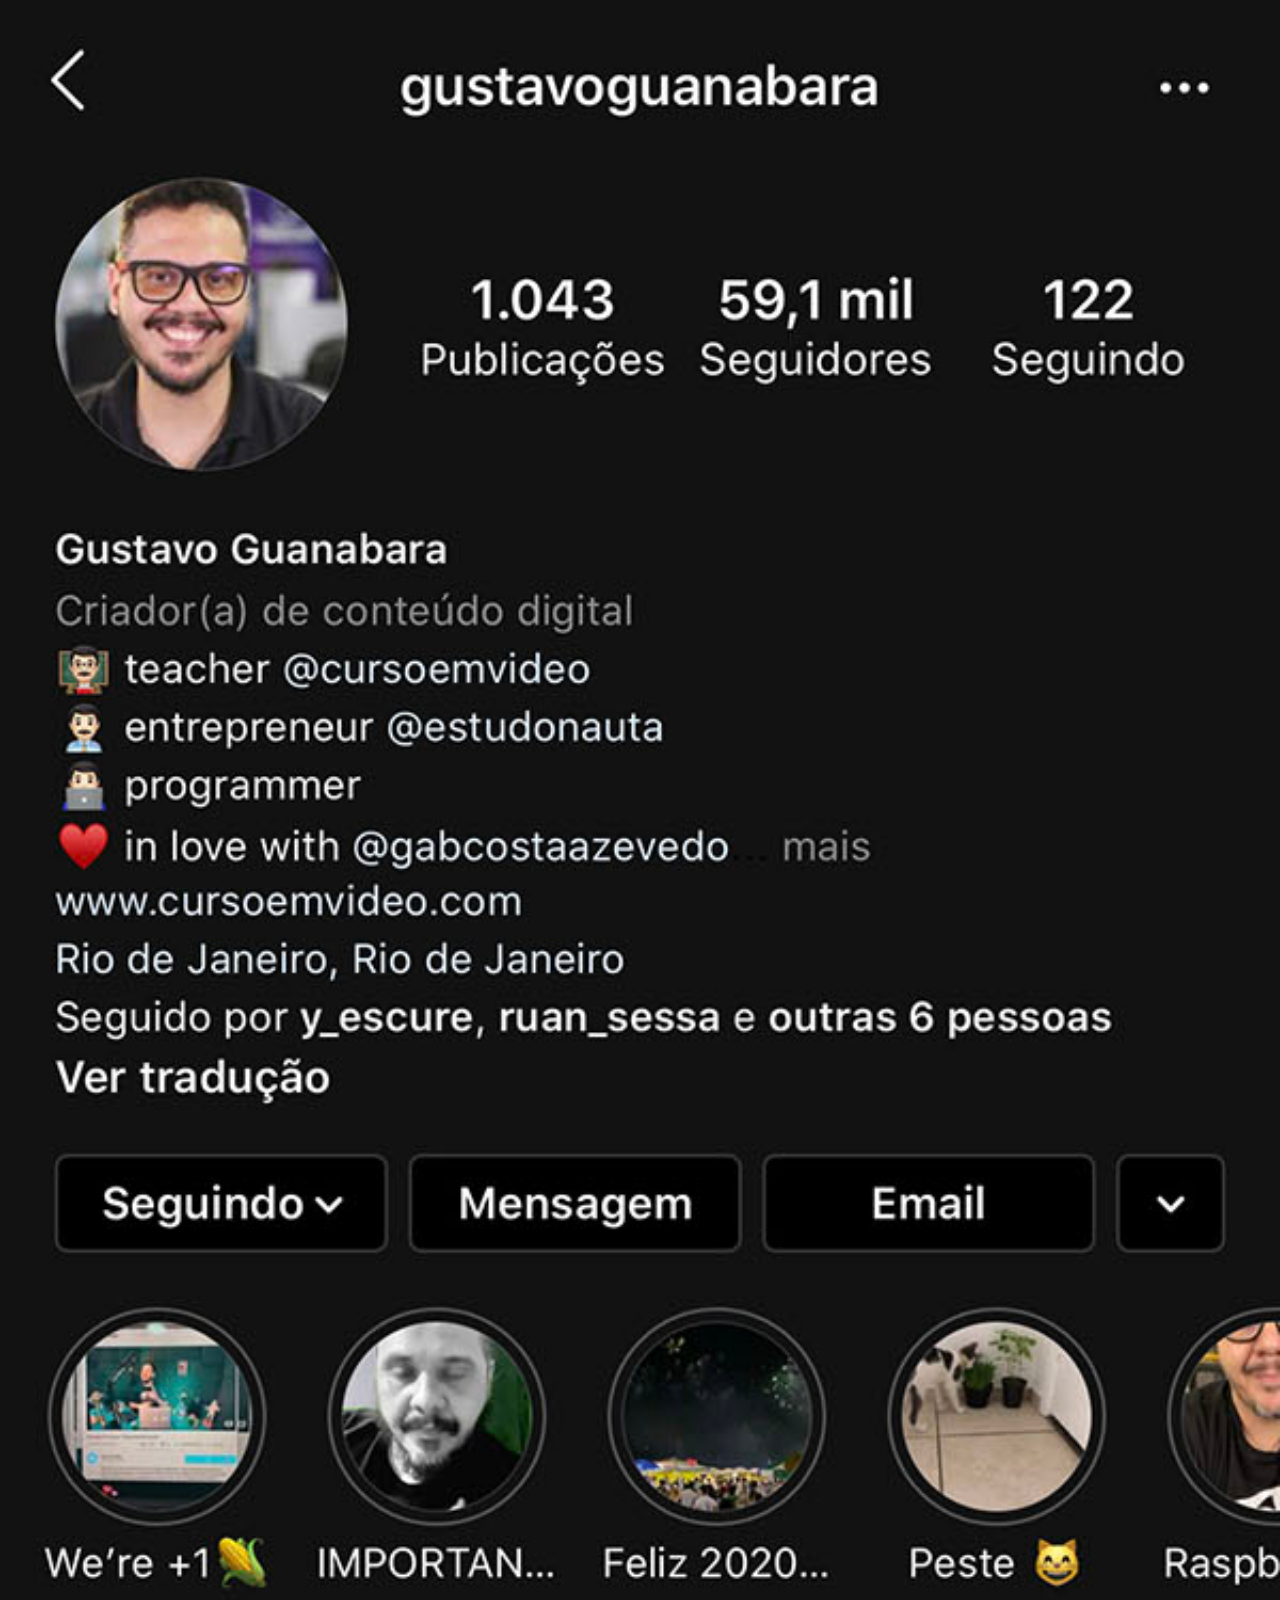
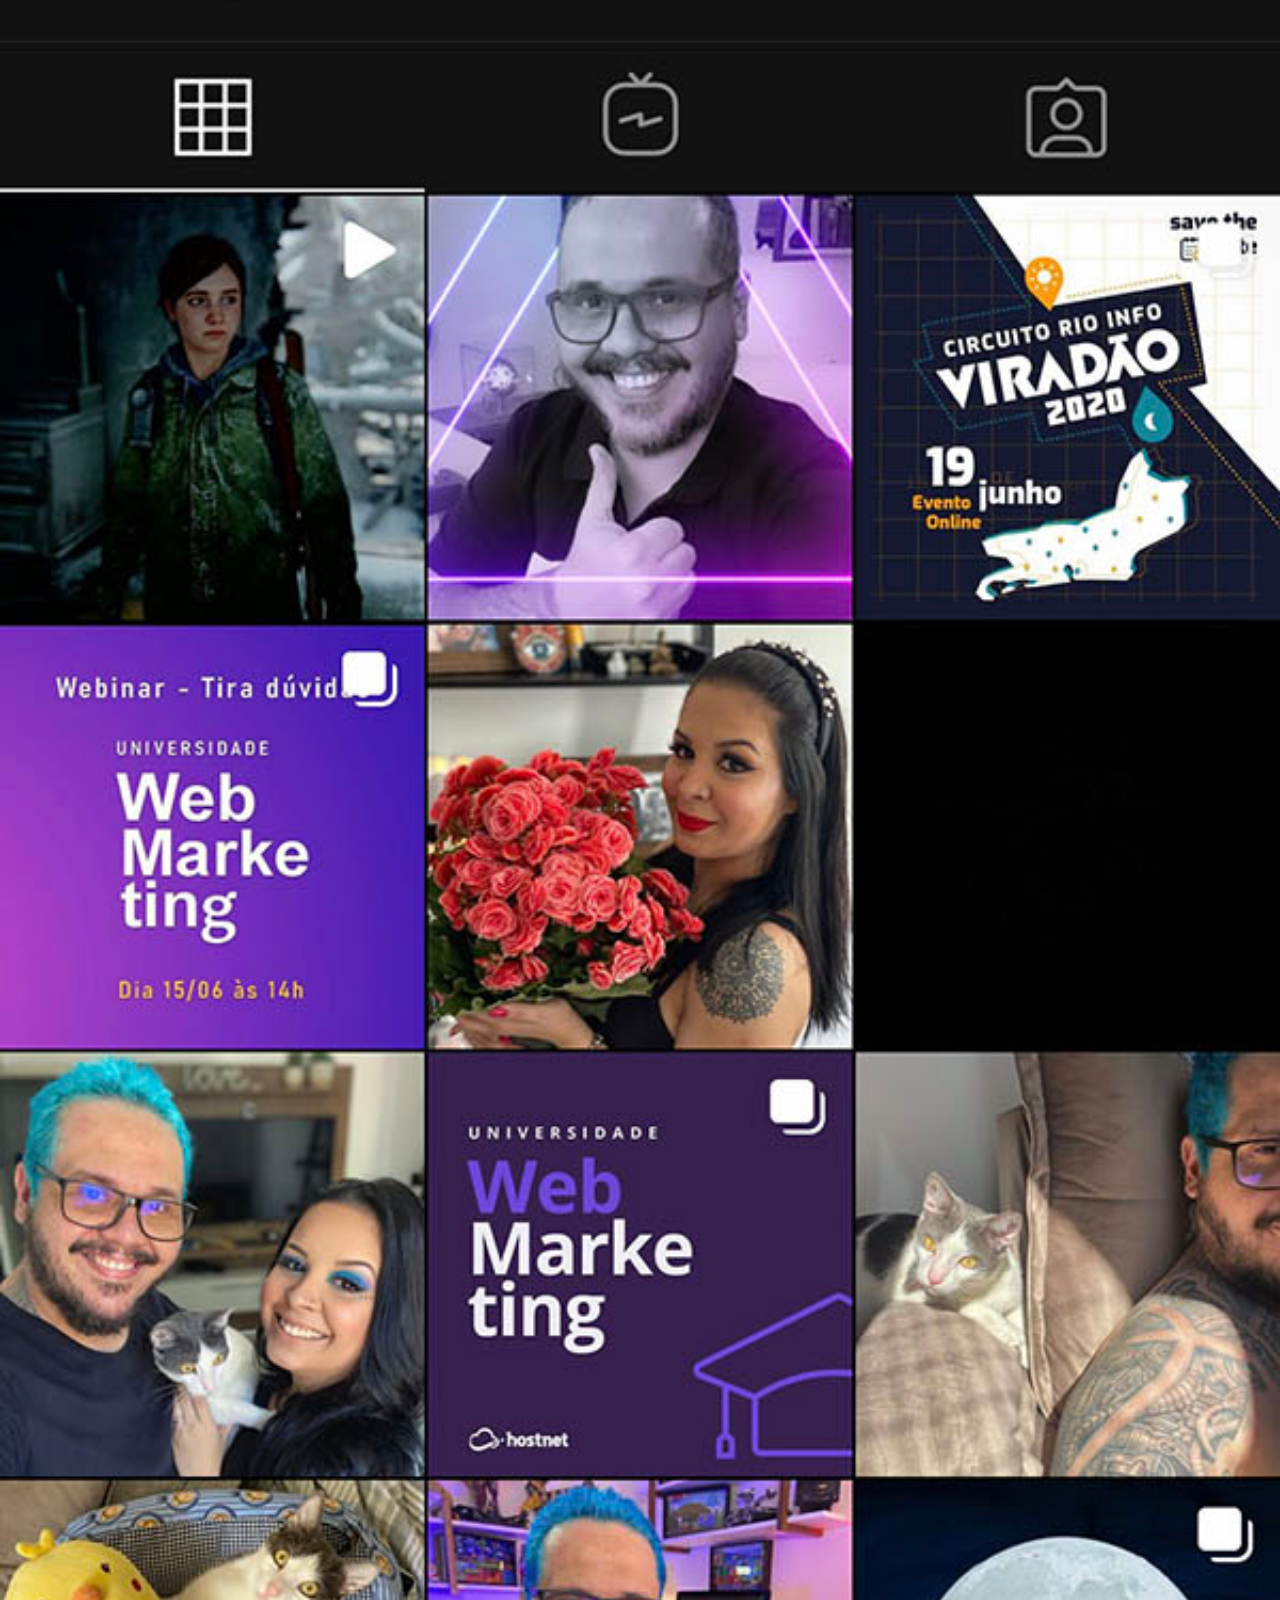
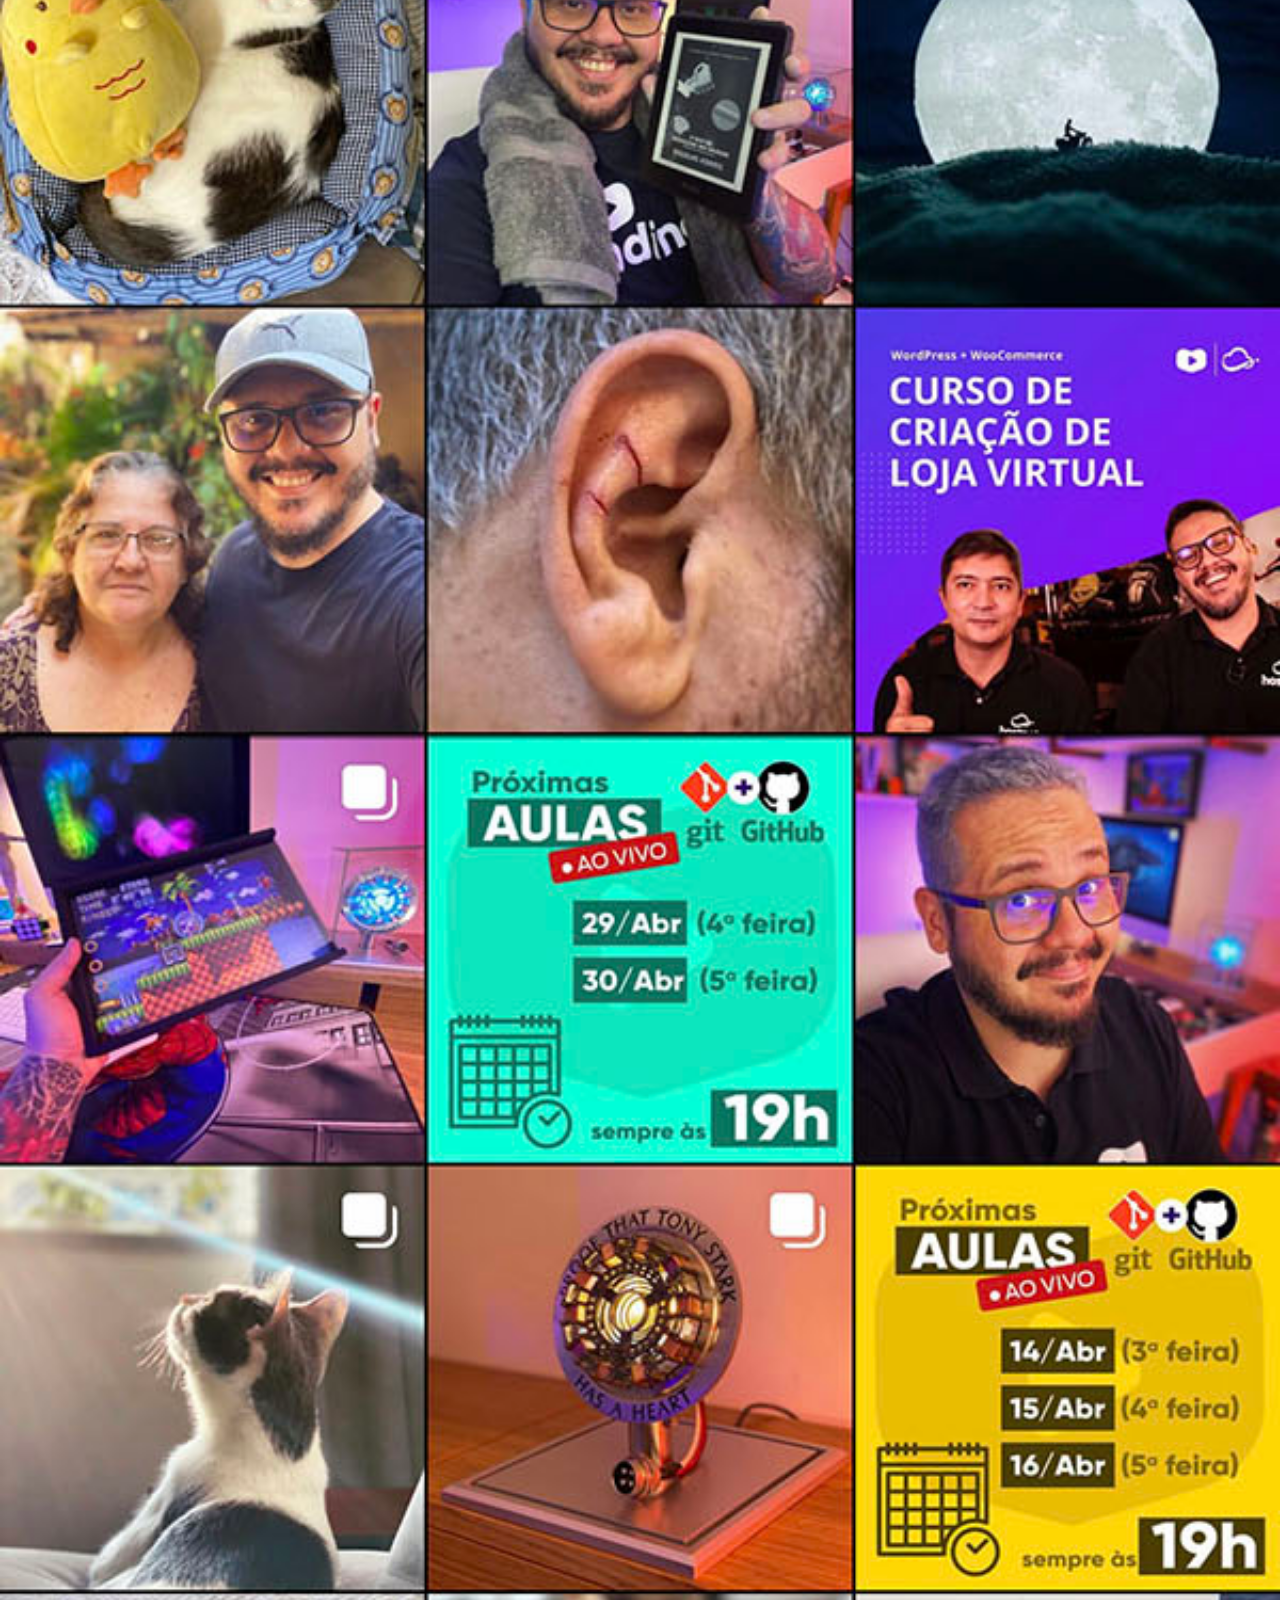
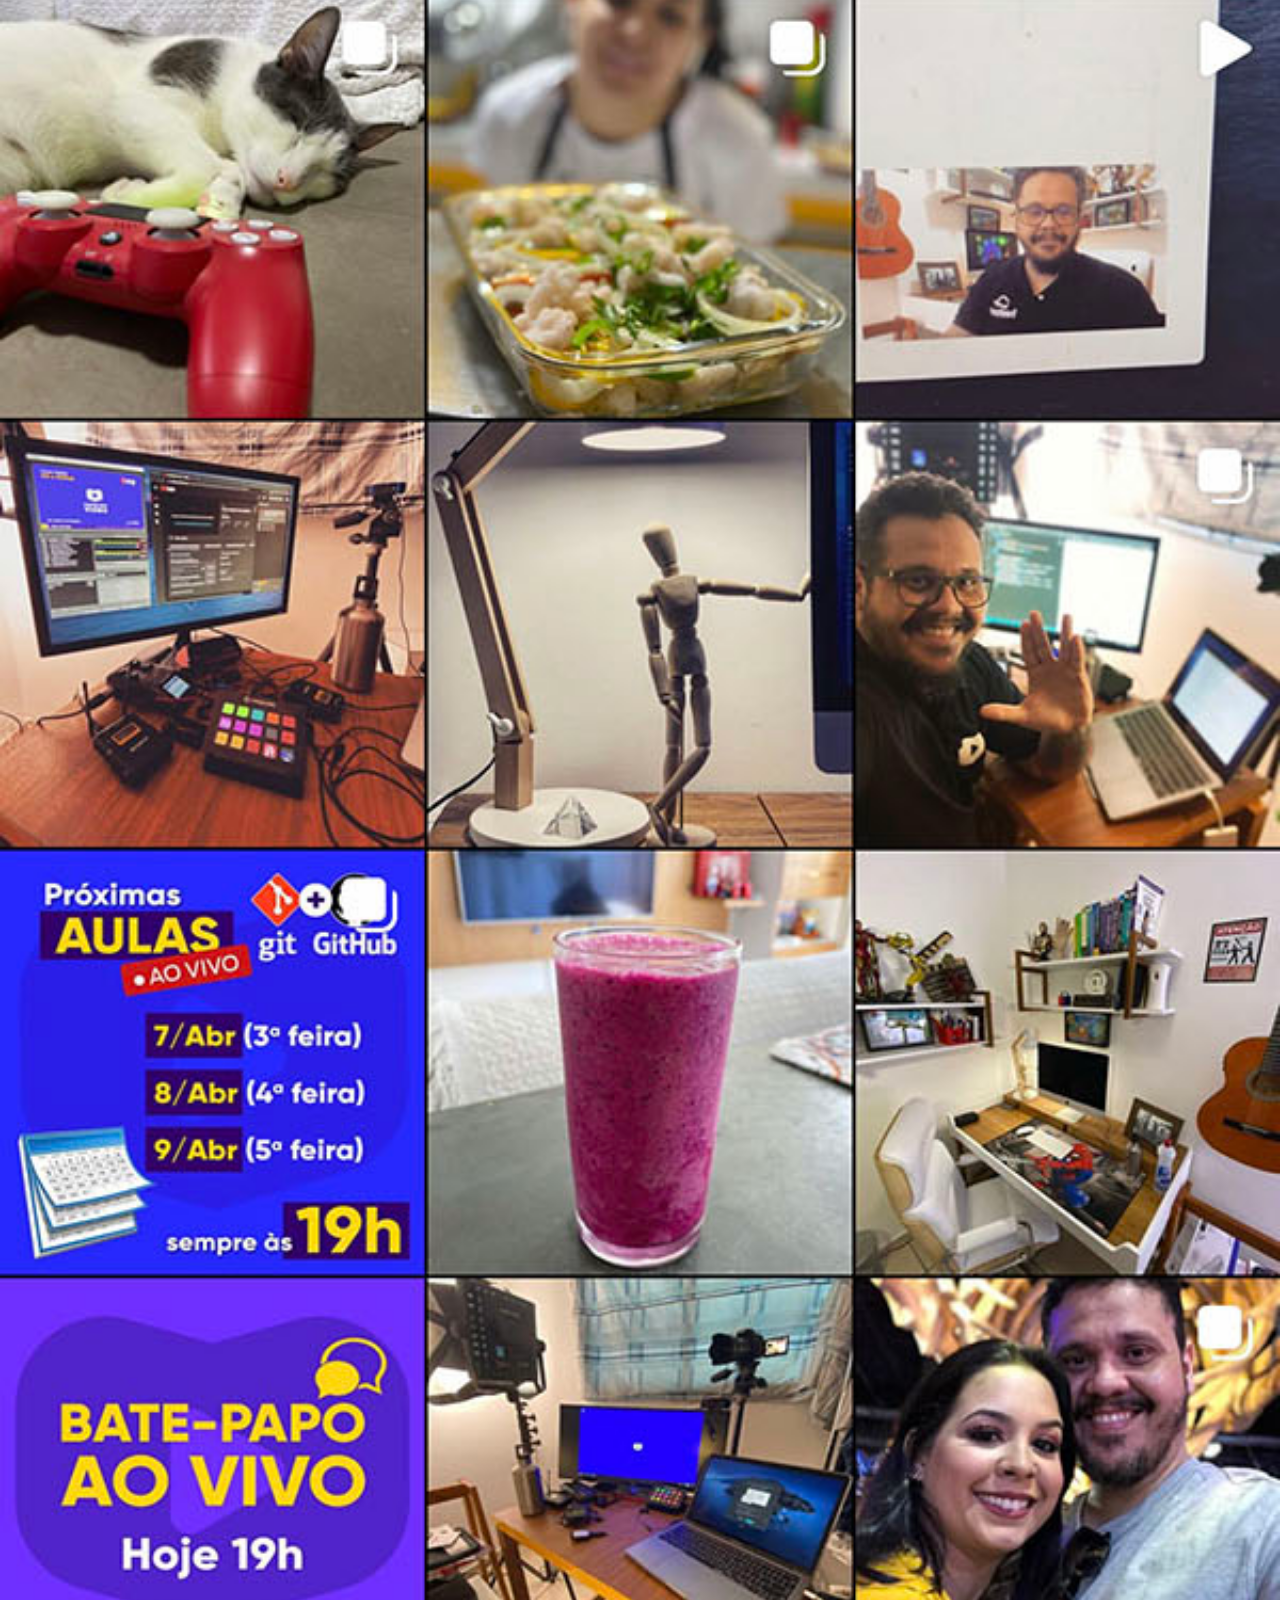
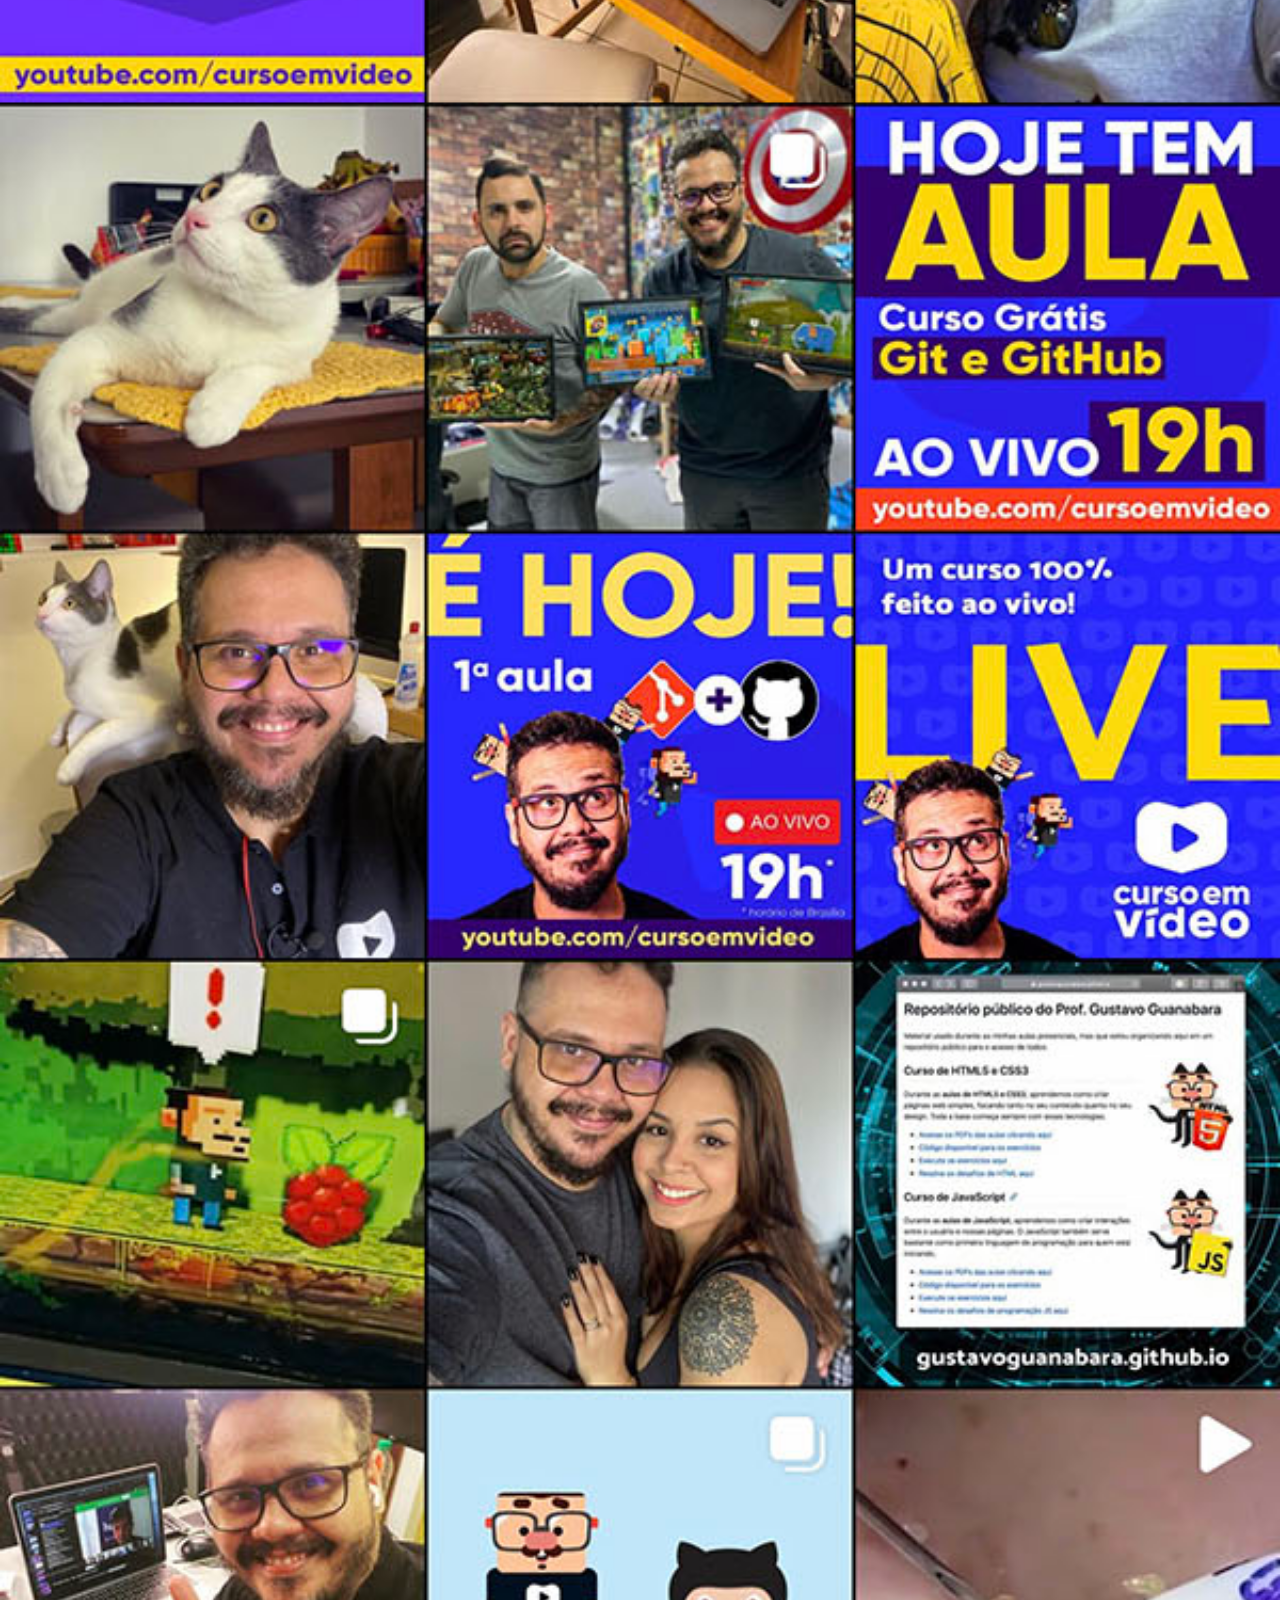
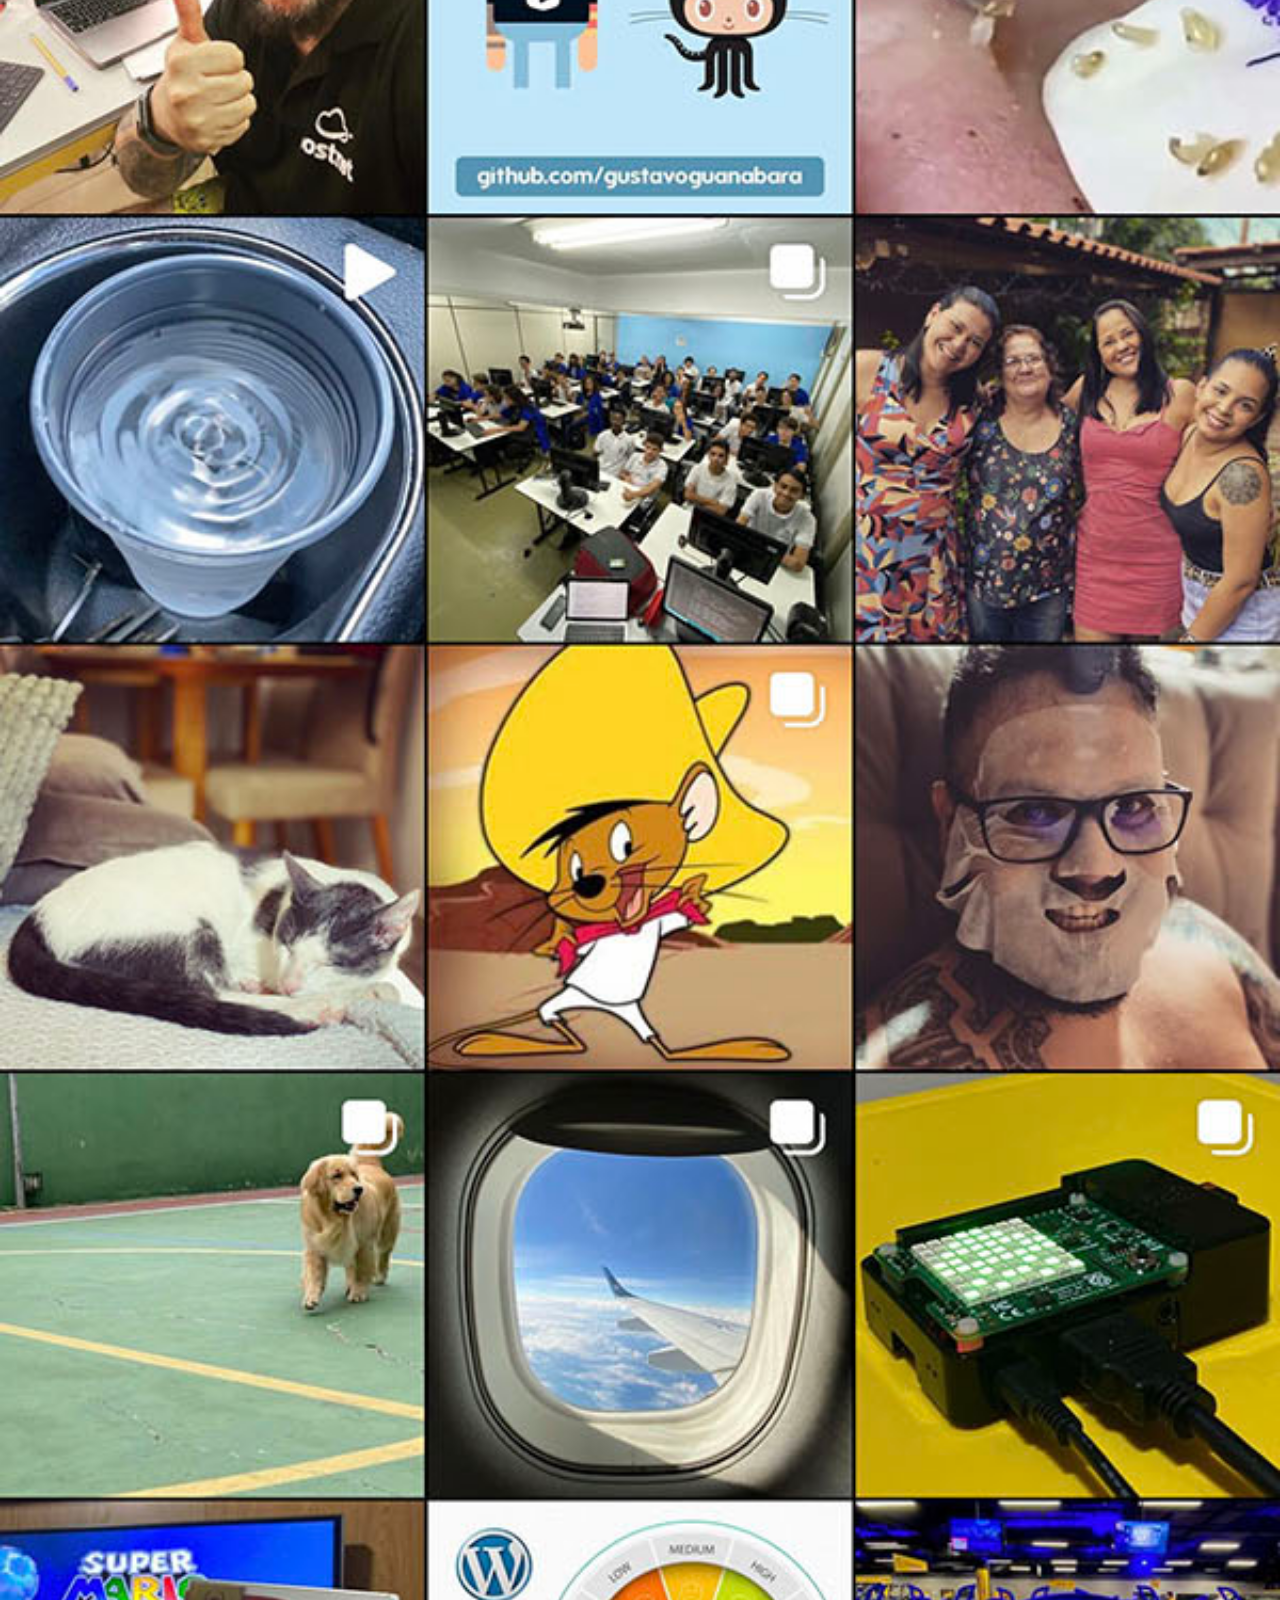
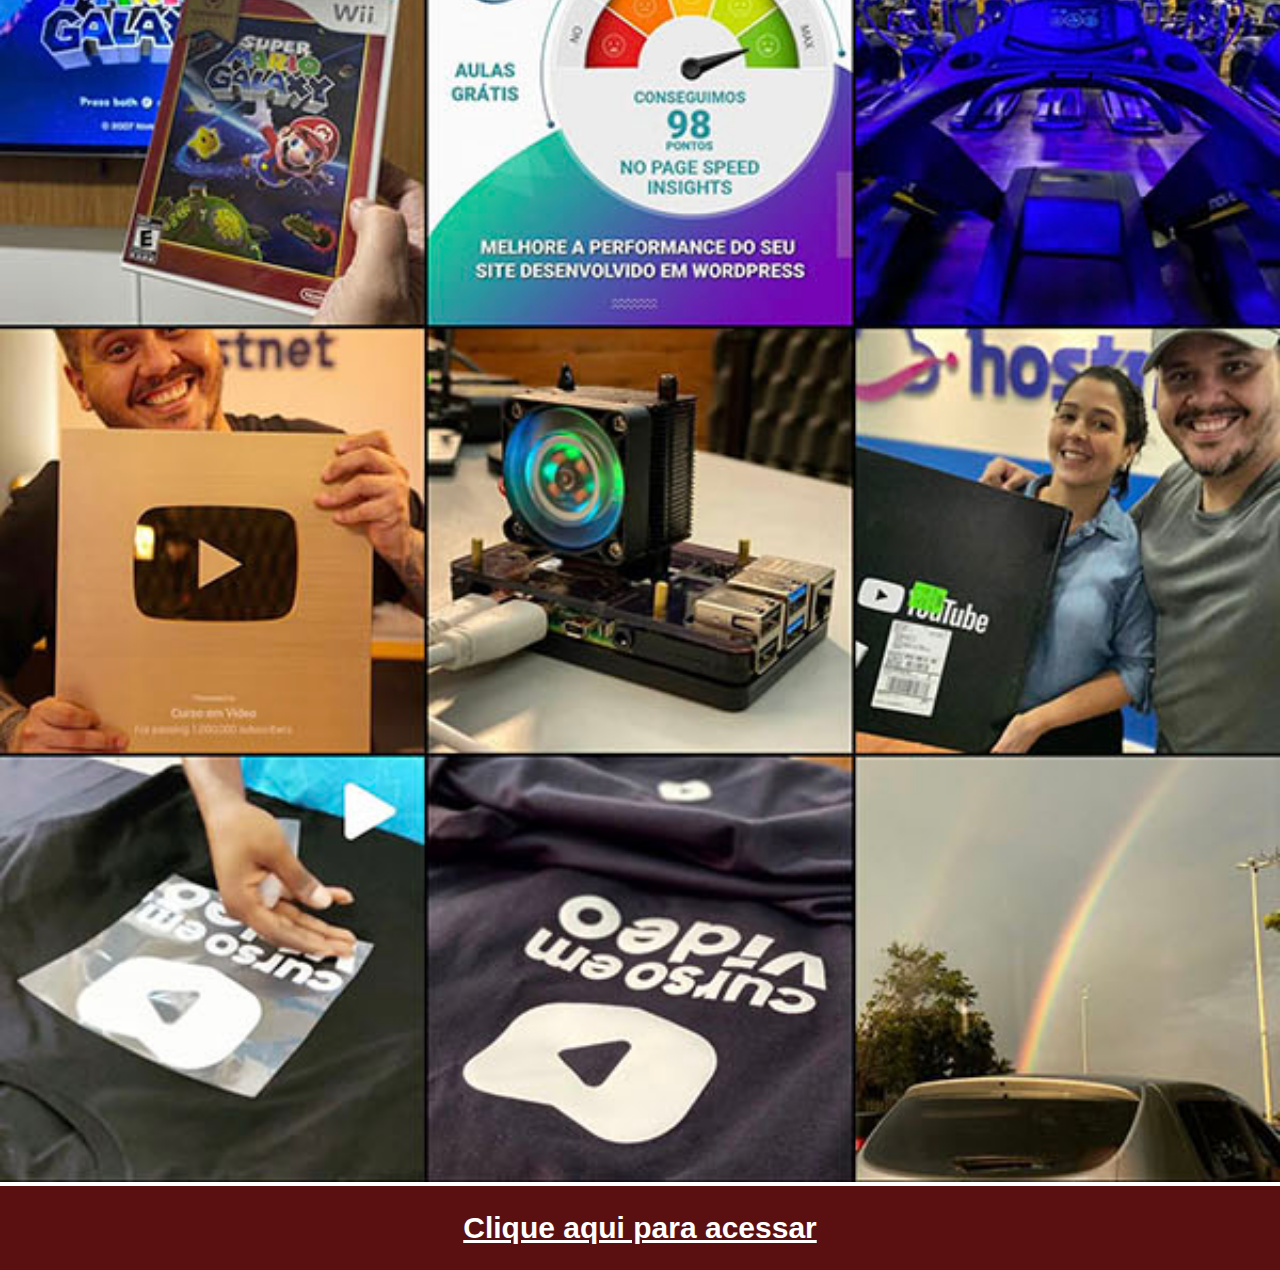
<file: instagram.html>
<!DOCTYPE html>
<html lang="pt-br">
<head>
    <meta charset="UTF-8">
    <meta http-equiv="X-UA-Compatible" content="IE=edge">
    <meta name="viewport" content="width=device-width, initial-scale=1.0">
    <title>insta</title>
    <link rel="stylesheet" href="style/social.css">
</head>
<body>
    <img src="./imagens/tela-instagram.jpg" alt="instagram">
    <a href="https://www.instagram.com/" target="blank">Clique aqui para acessar</a>
</body>
</html>
</file>
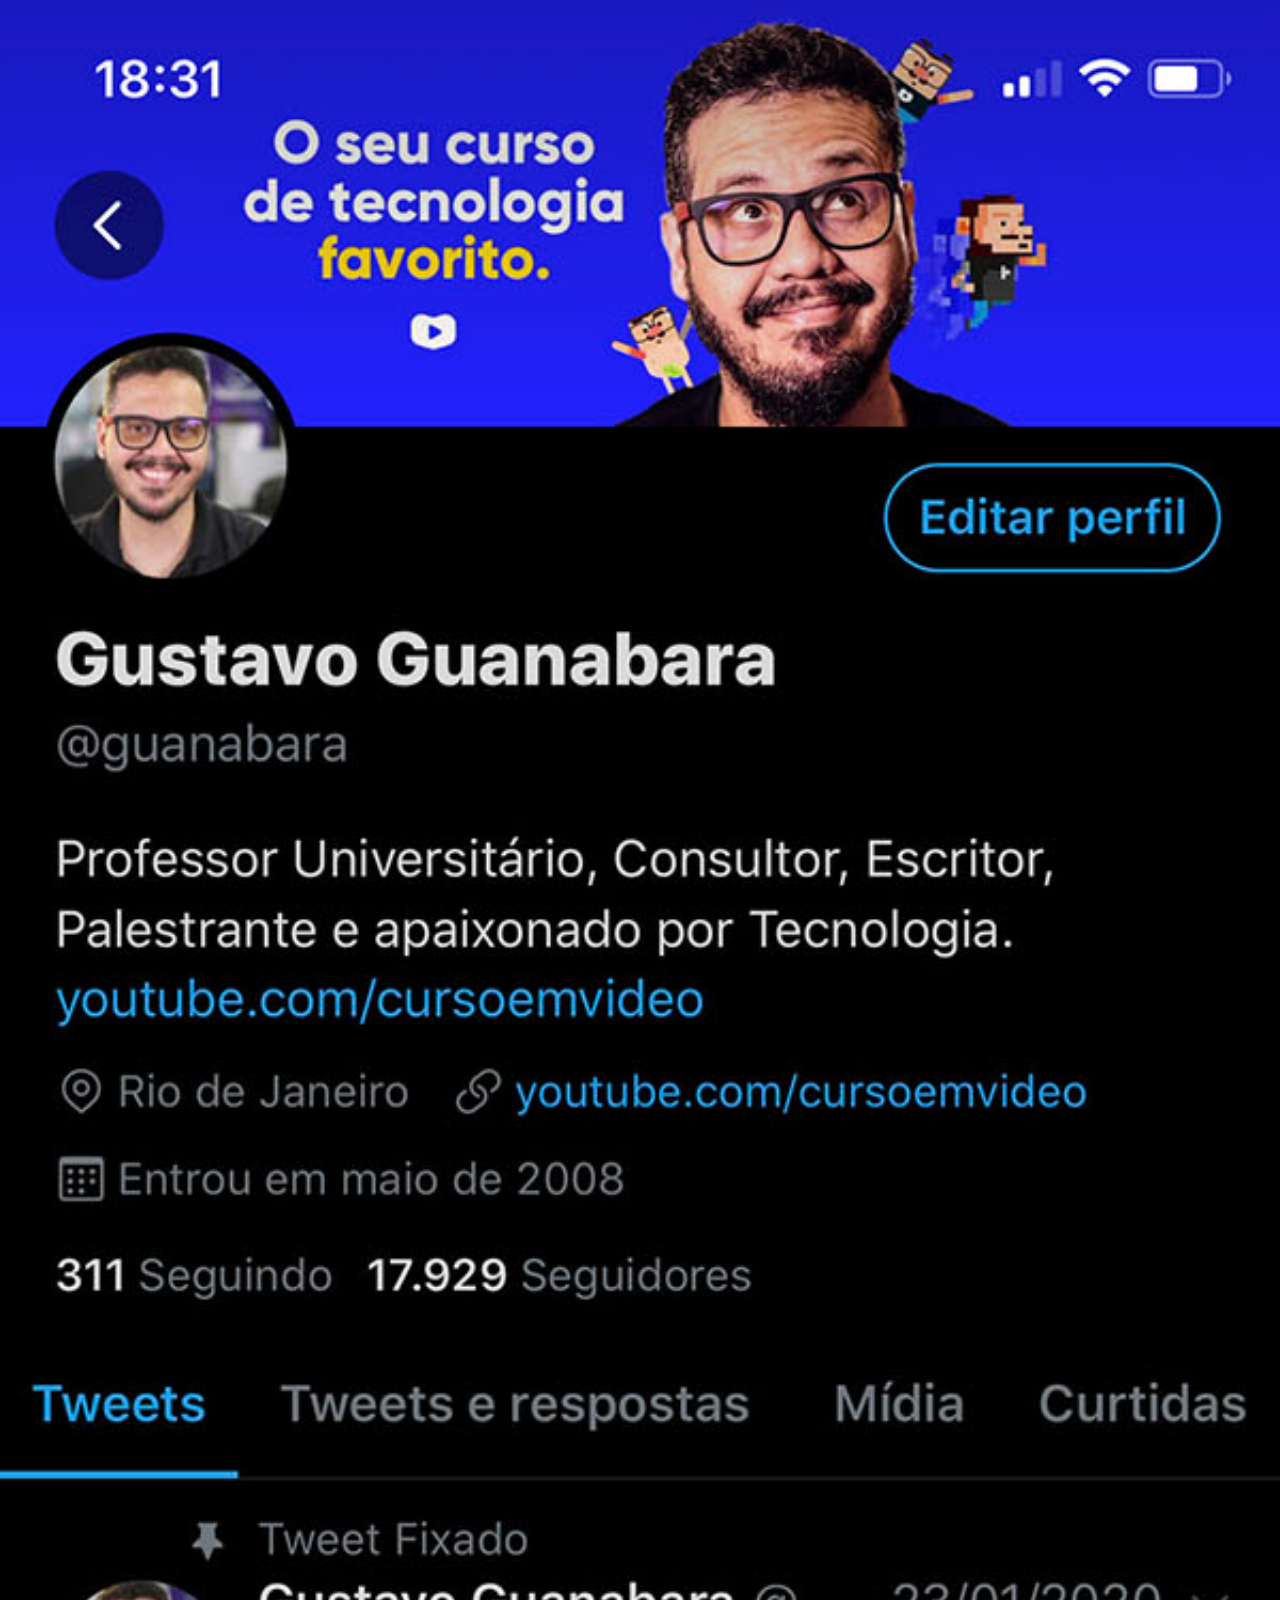
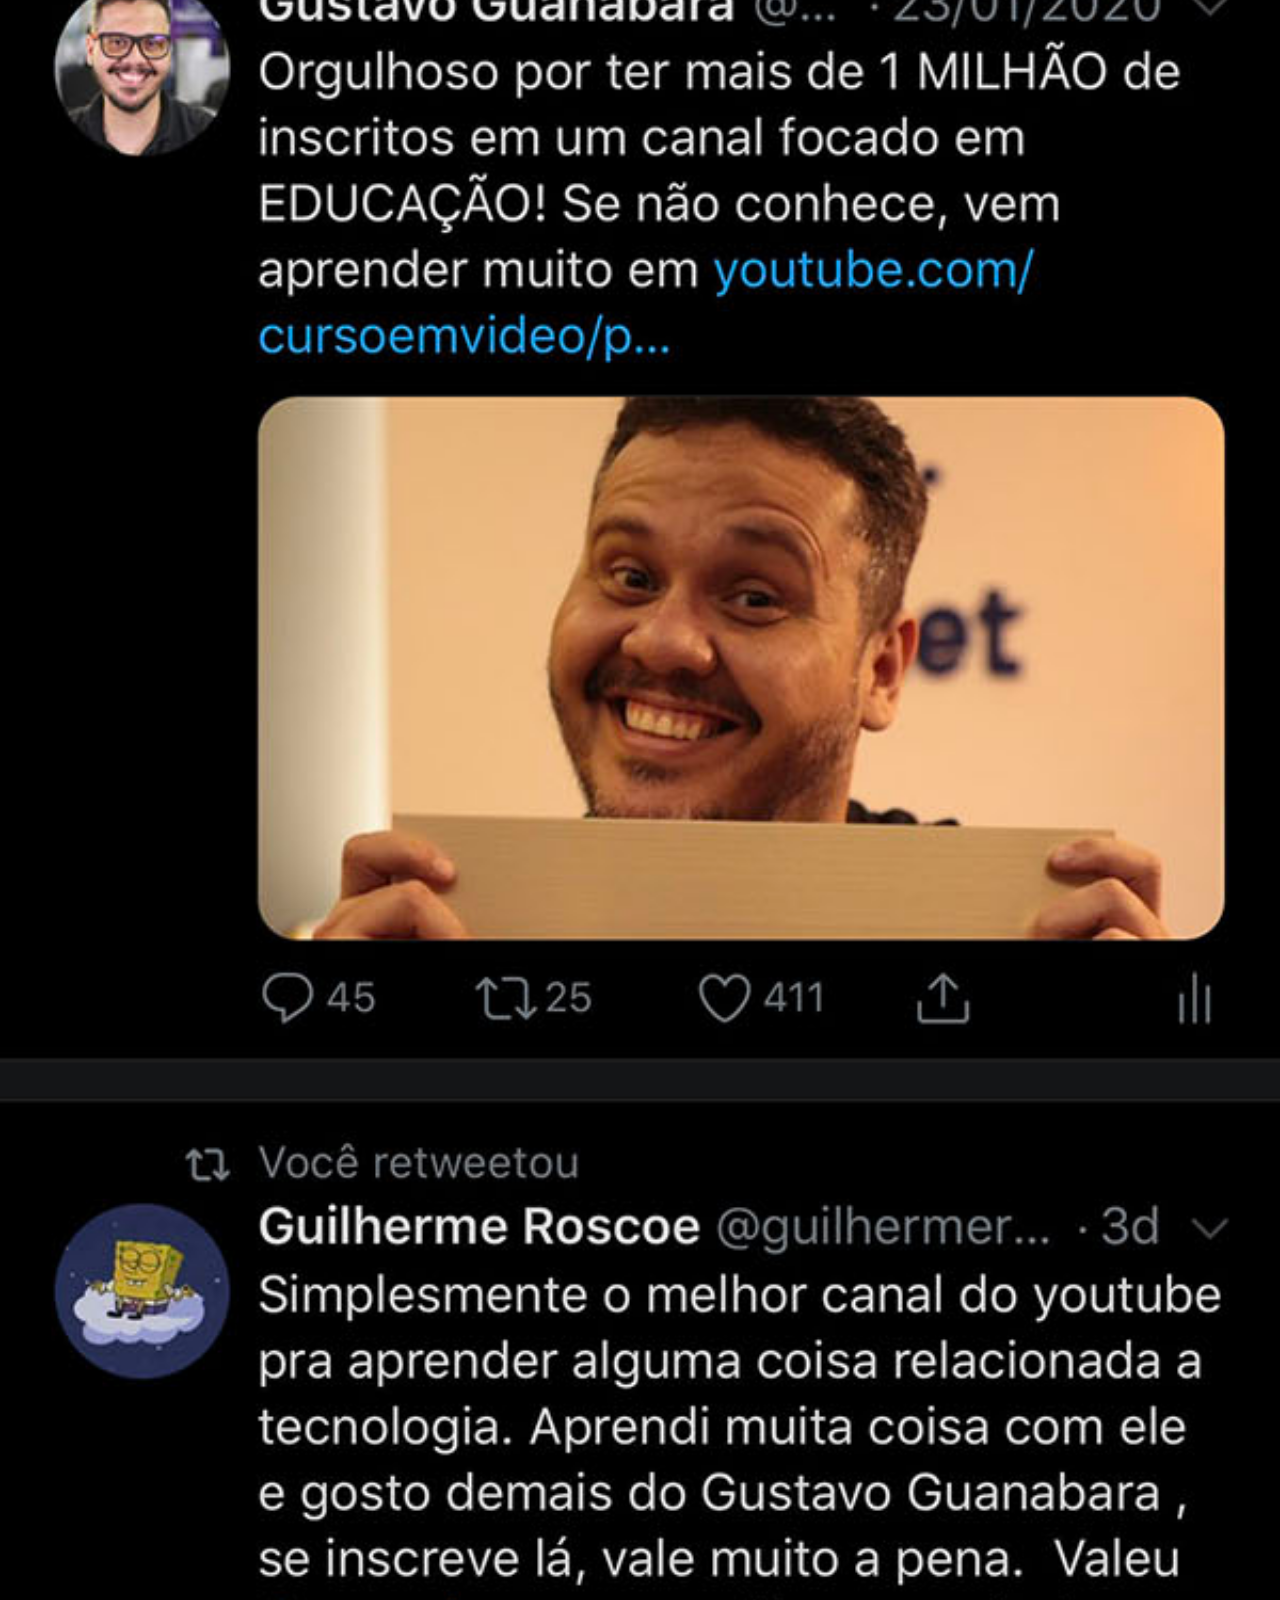
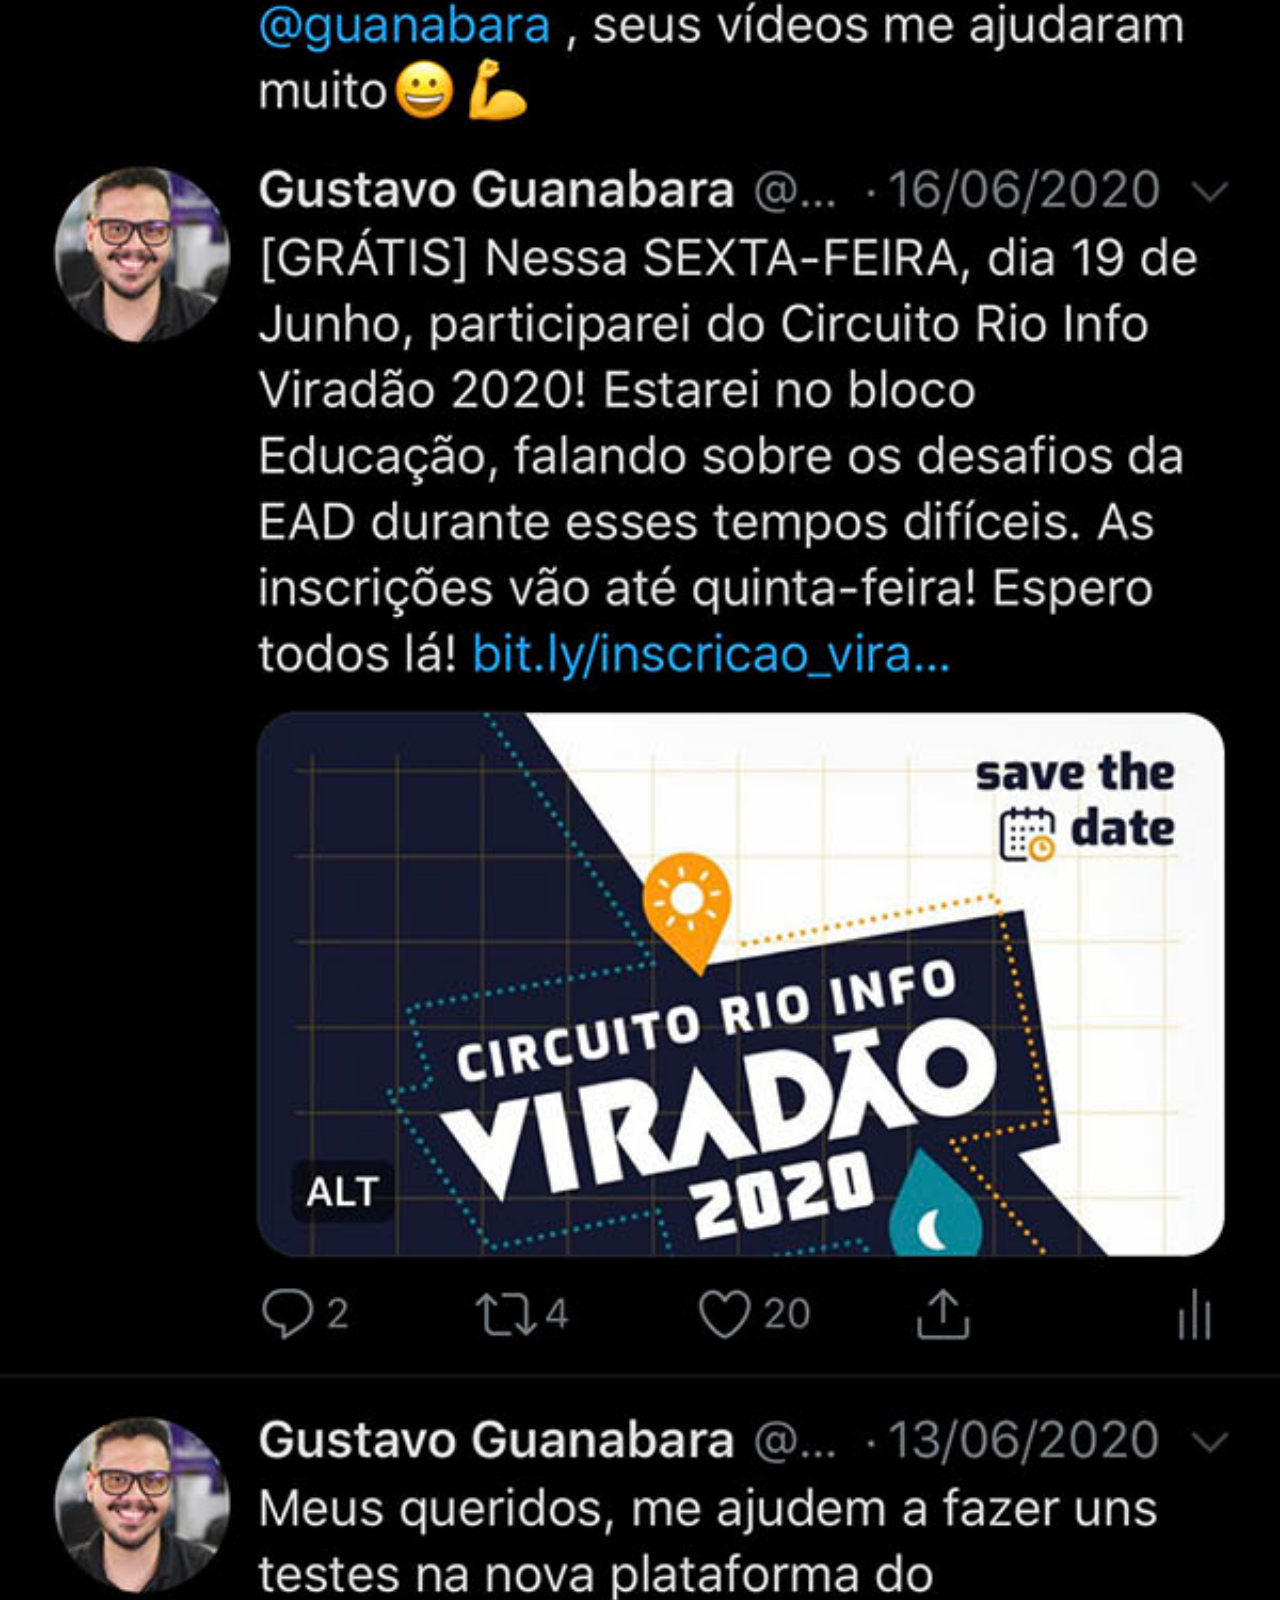
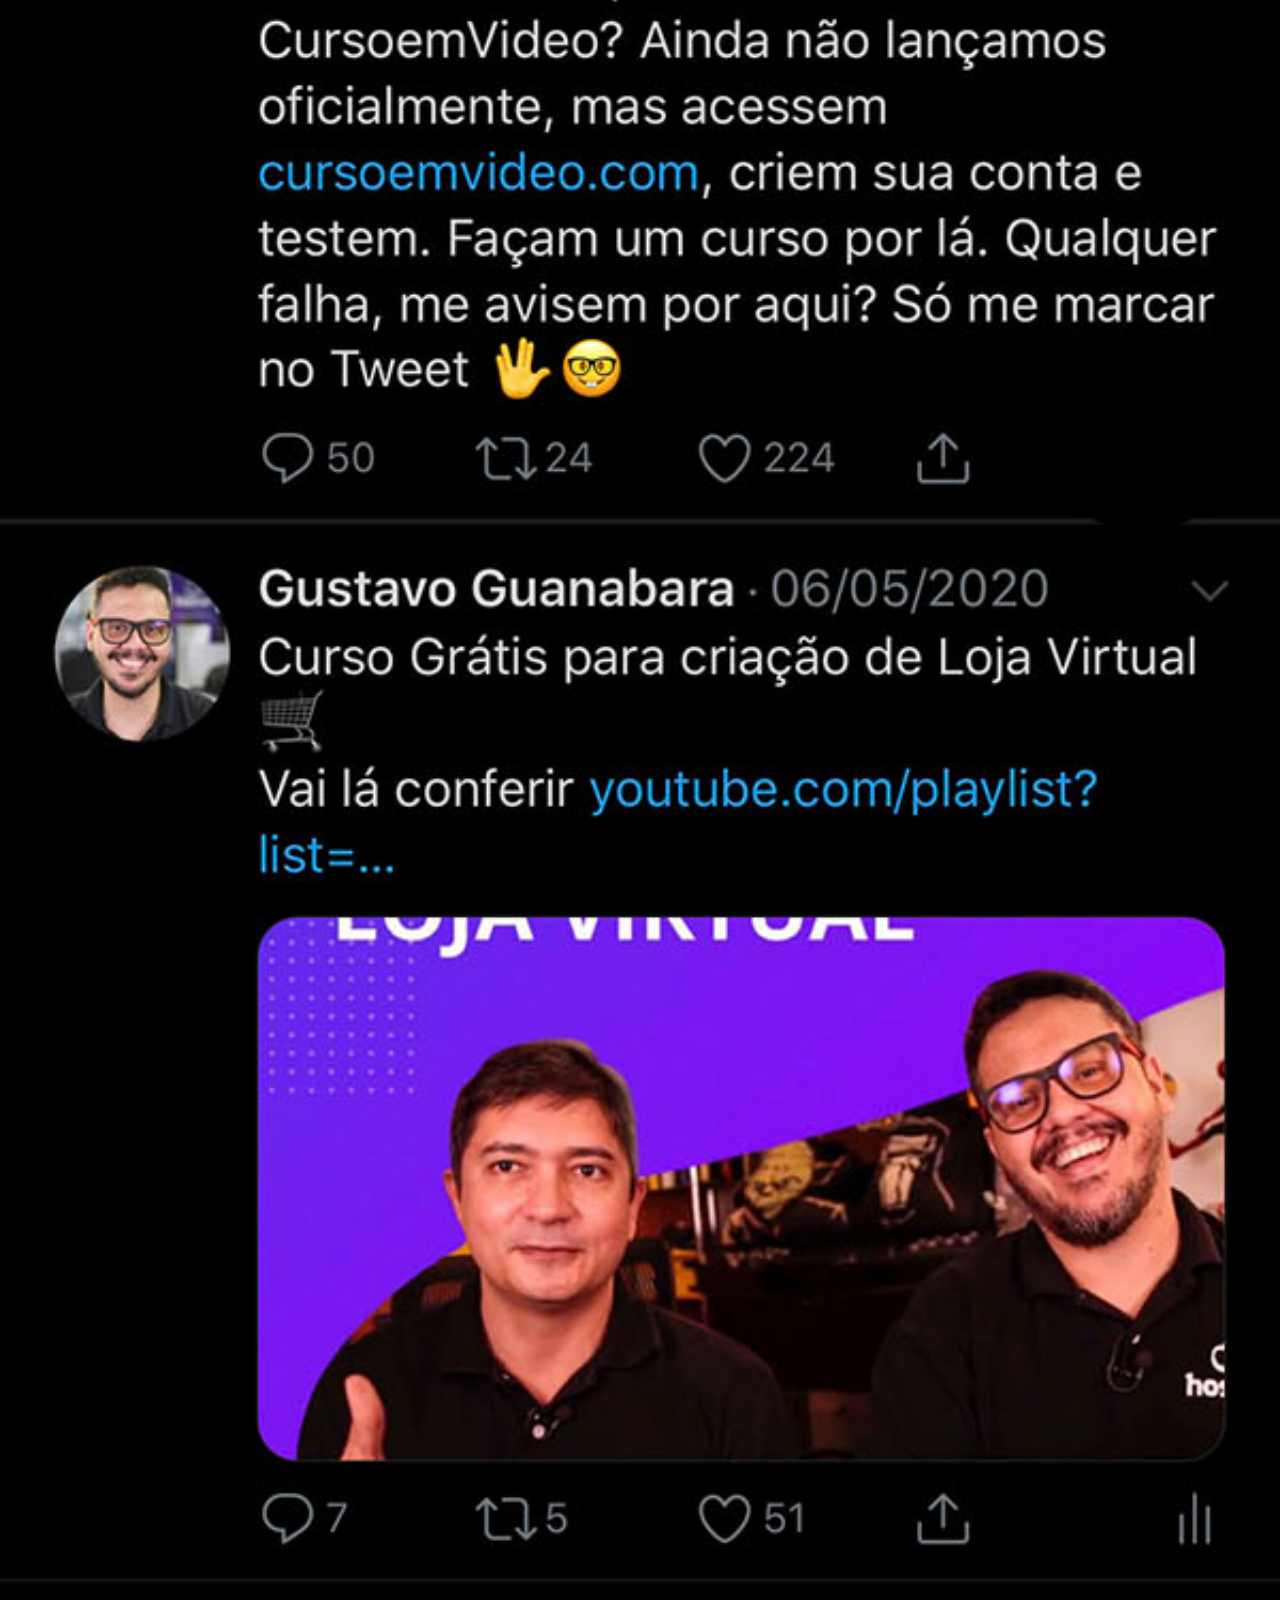
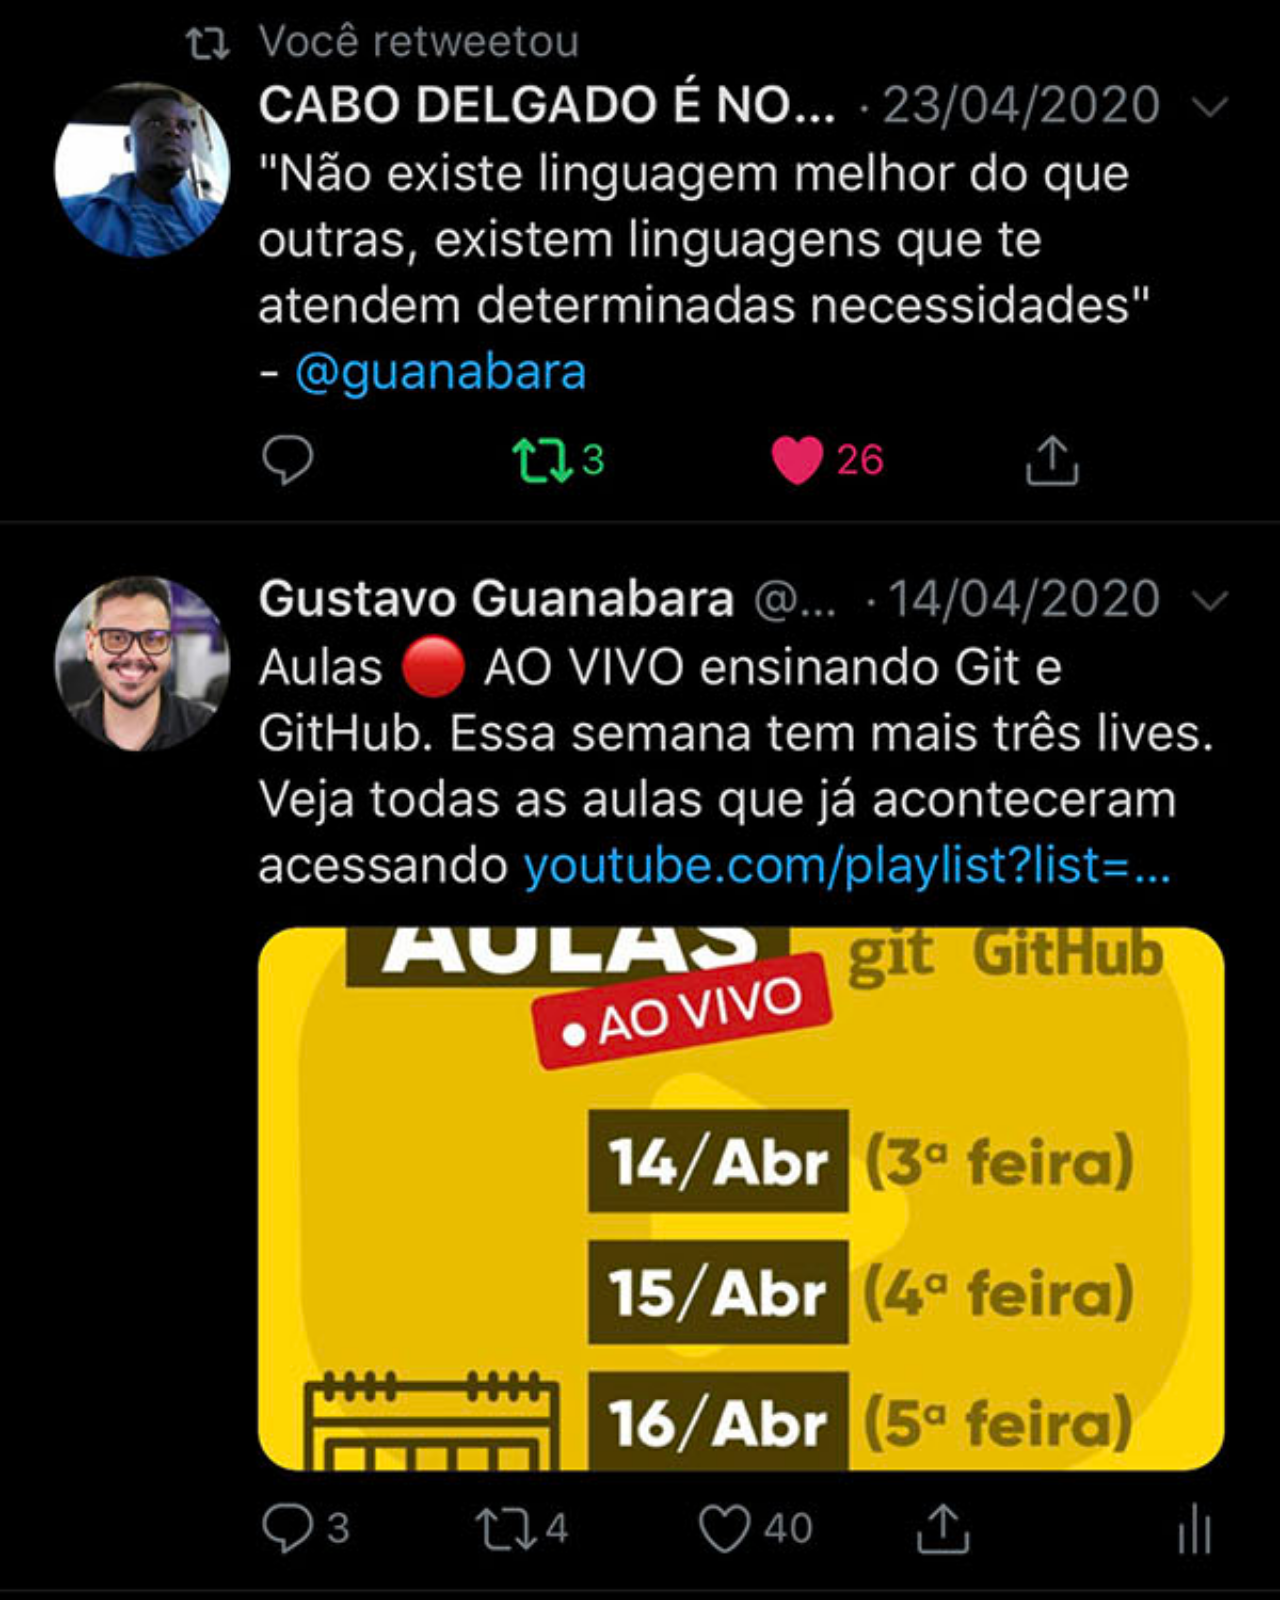
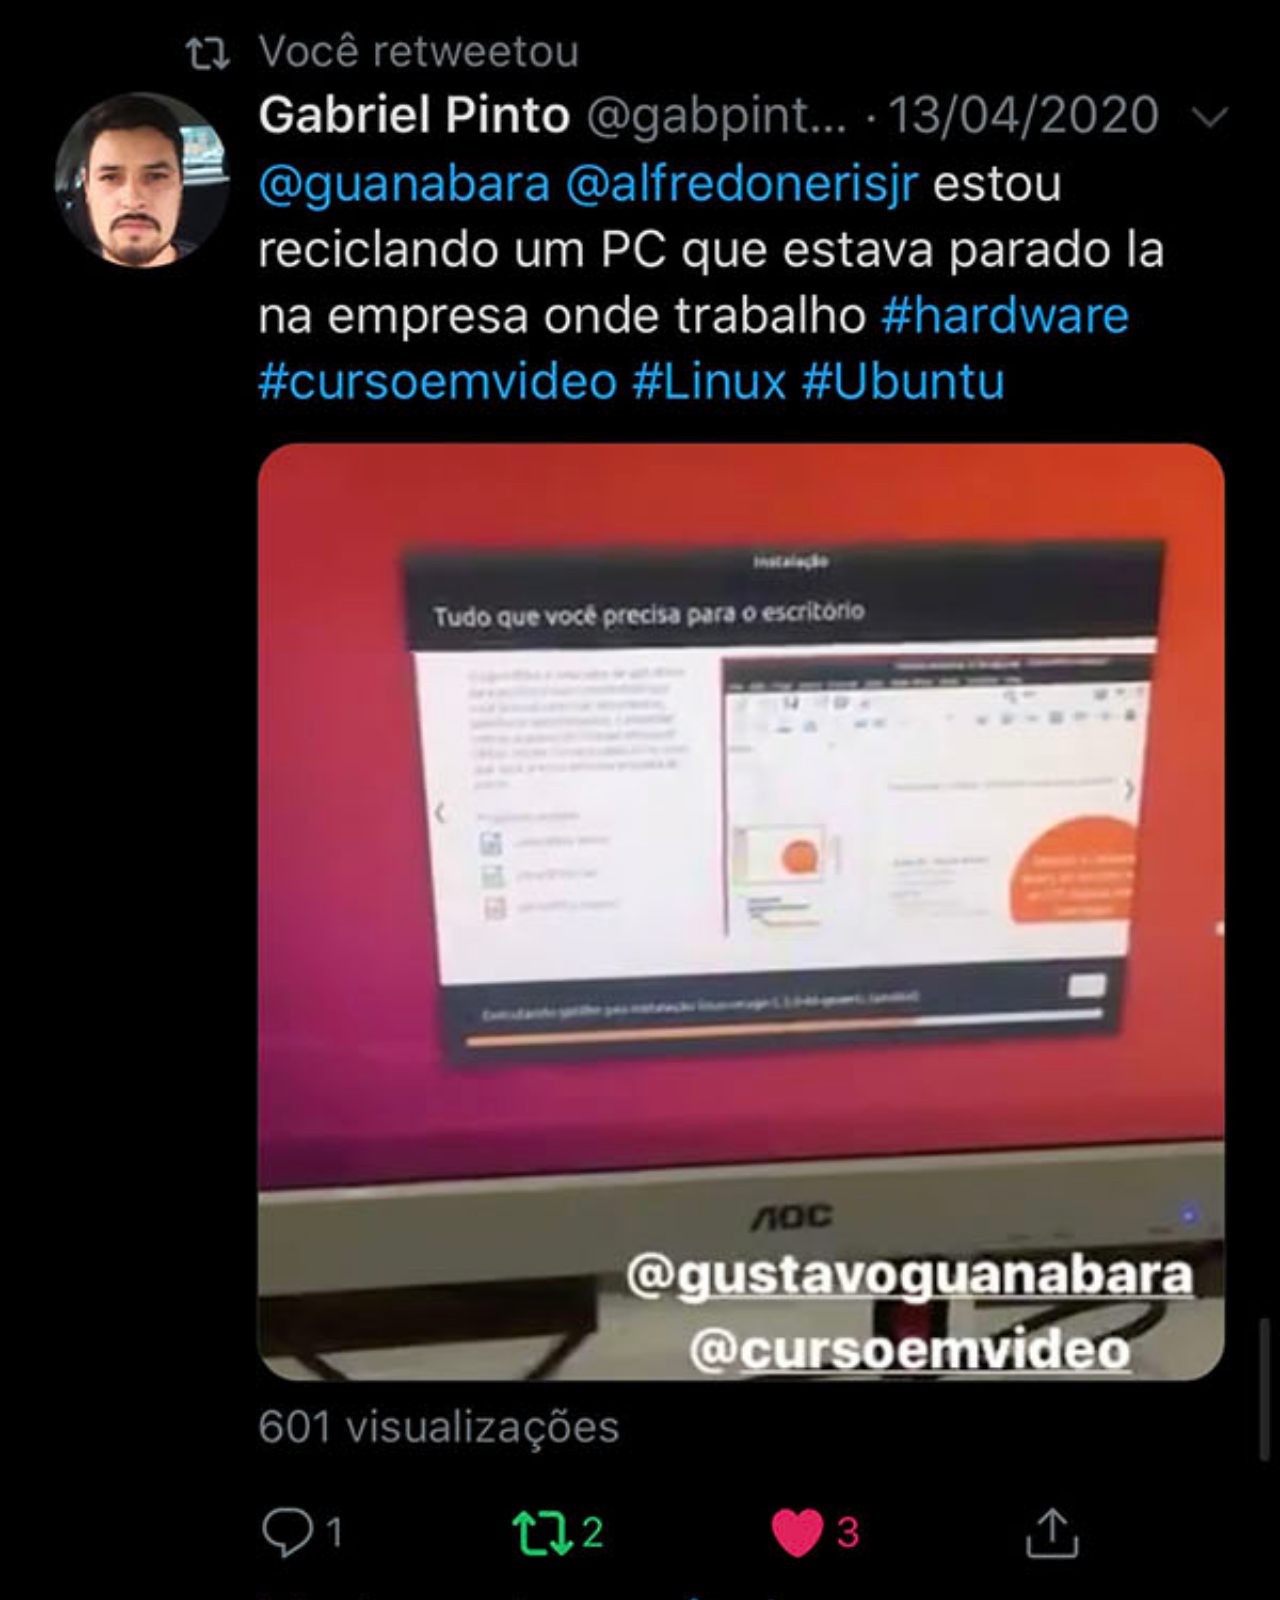
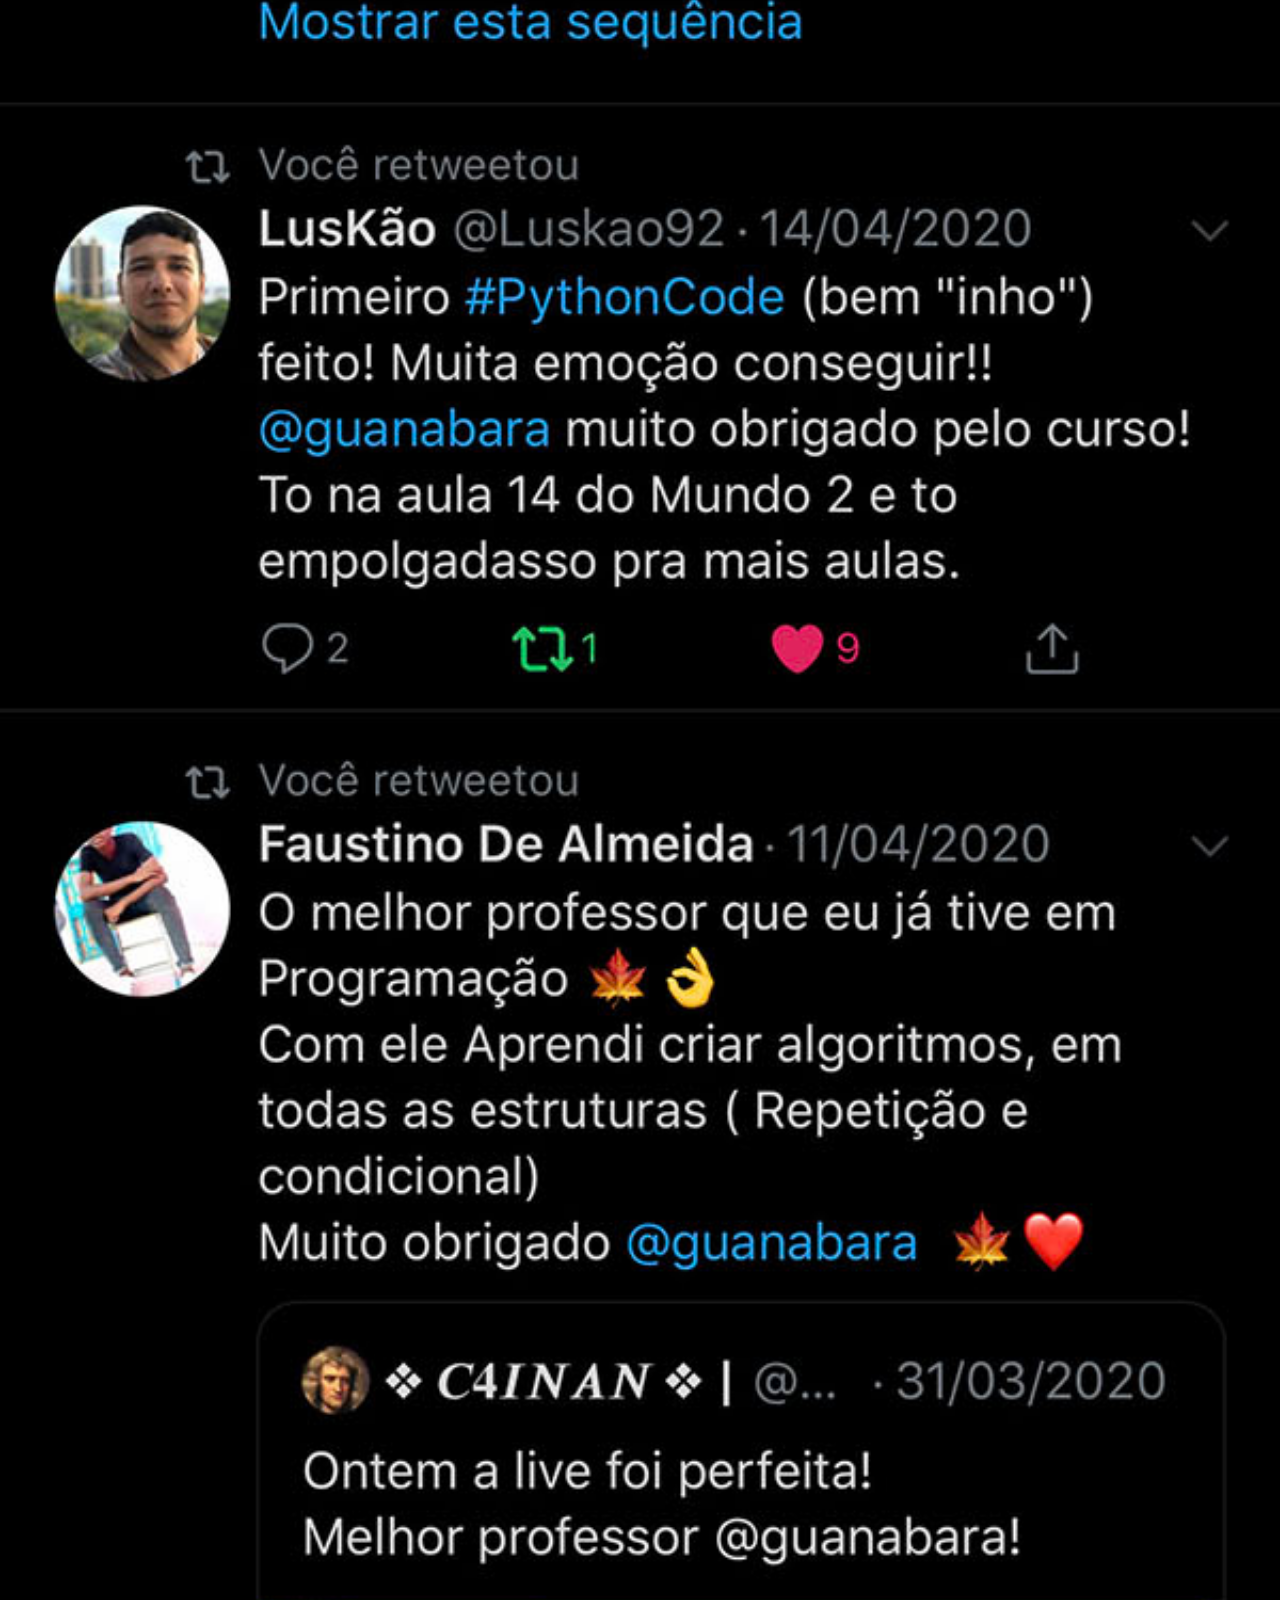
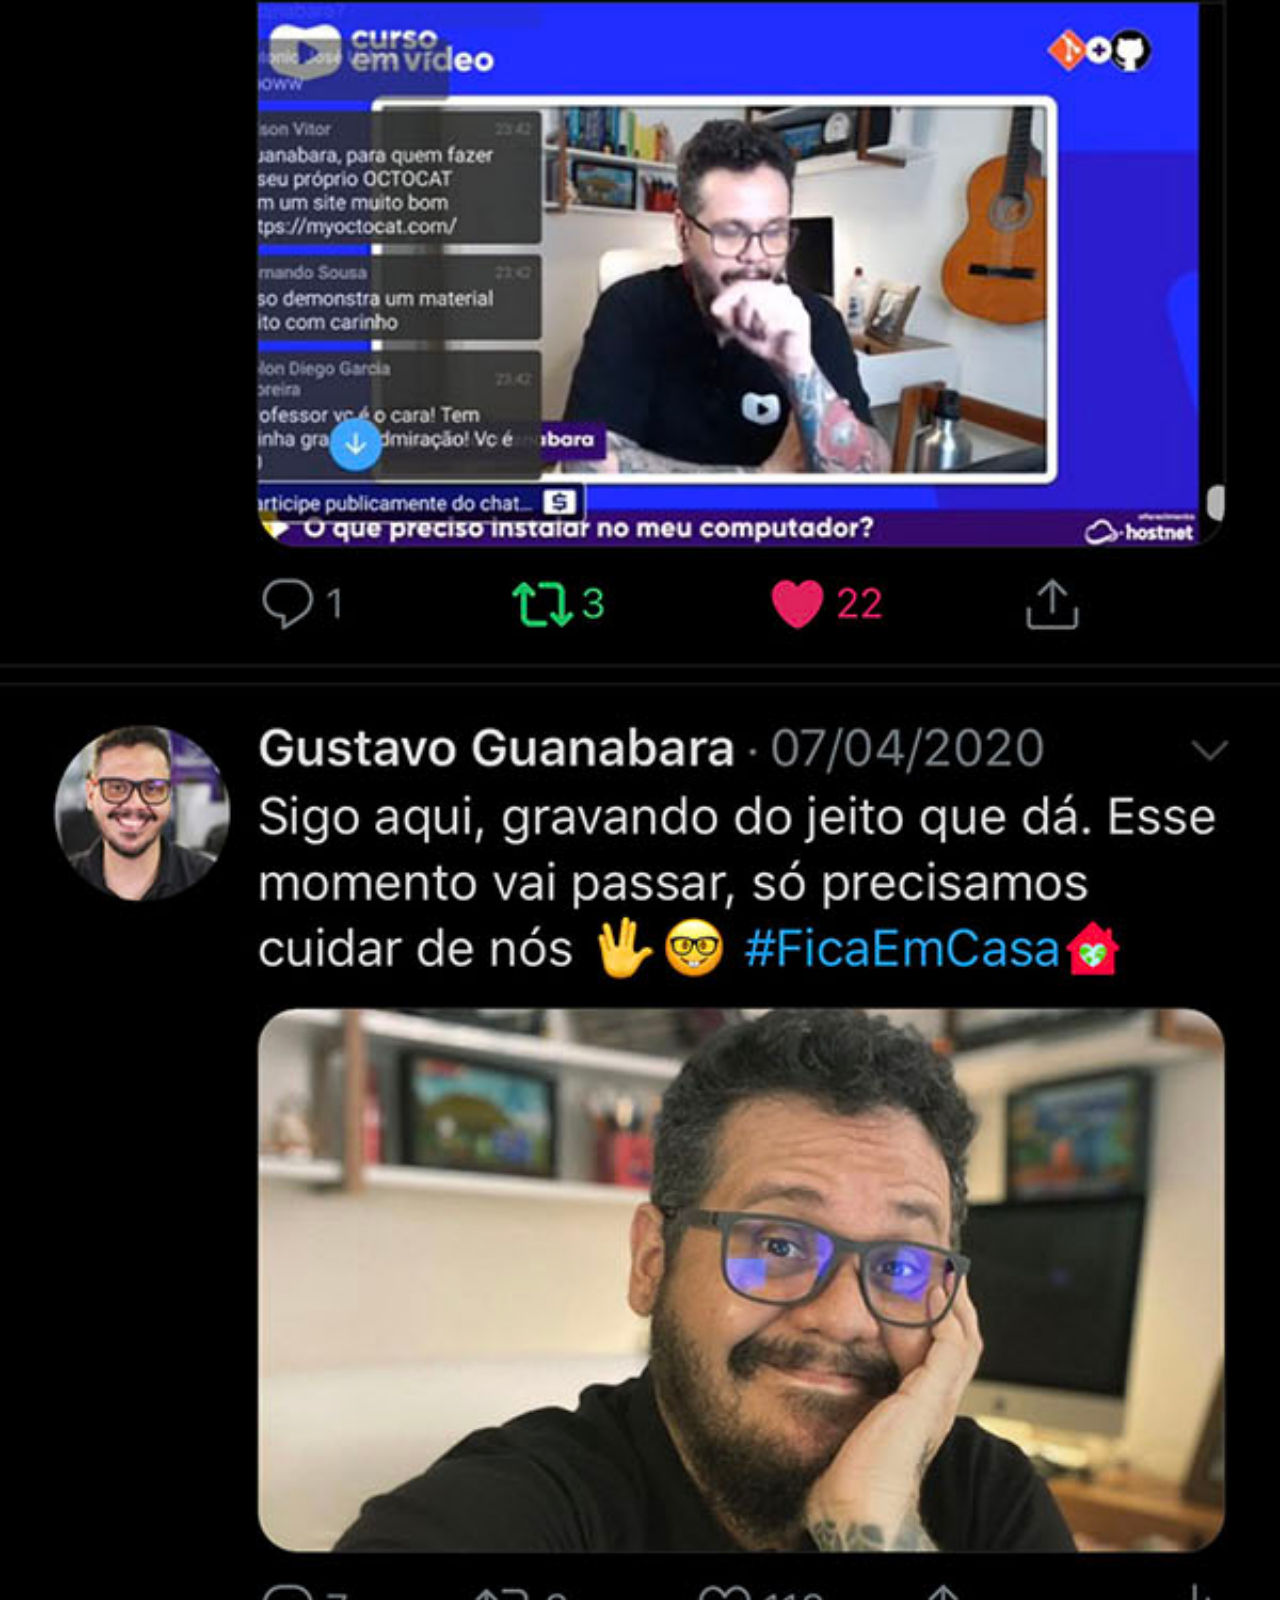
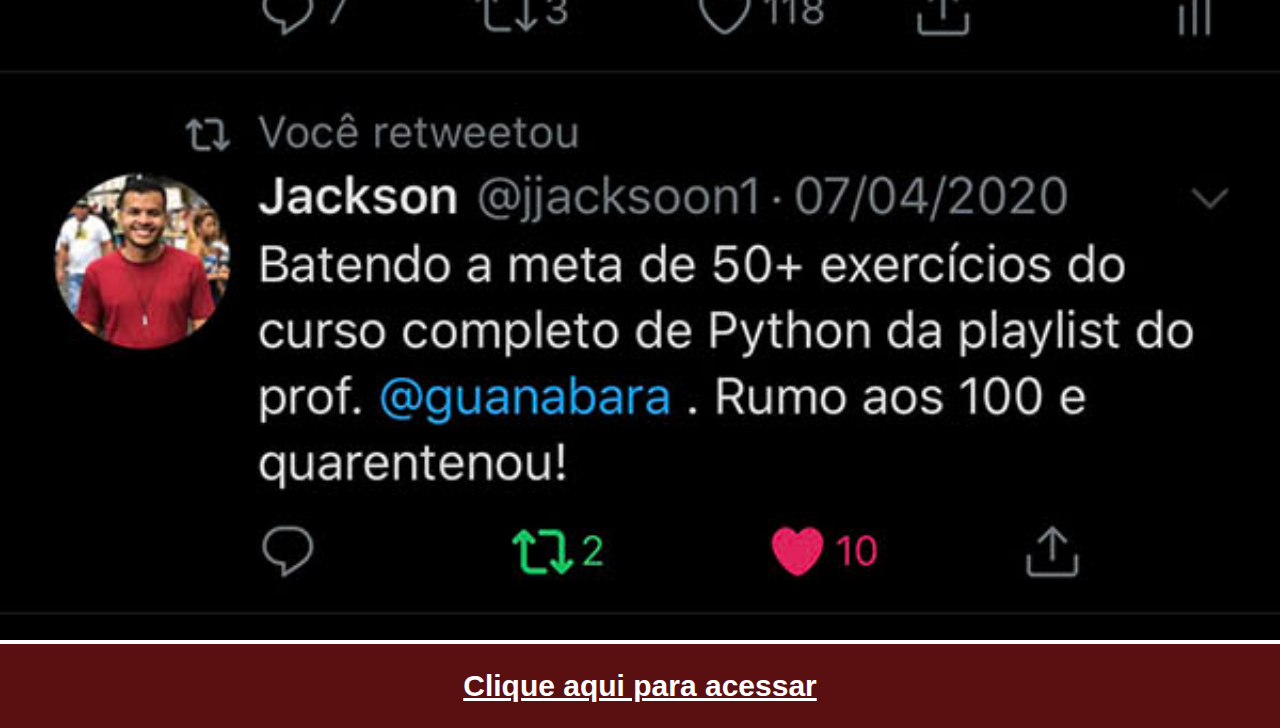
<file: twitter.html>
<!DOCTYPE html>
<html lang="pt-br">
<head>
    <meta charset="UTF-8">
    <meta http-equiv="X-UA-Compatible" content="IE=edge">
    <meta name="viewport" content="width=device-width, initial-scale=1.0">
    <link rel="stylesheet" href="style/social.css">
    <title>X</title>
</head>
<body>
    <img src="imagens/tela-twitter.jpg" alt="Twitter">
    <a href="https://www.cnnbrasil.com.br/politica/com-x-bloqueado-no-brasil-musk-republica-criticas-a-moraes/" target="blank">Clique aqui para acessar</a>
</body>
</html>
</file>
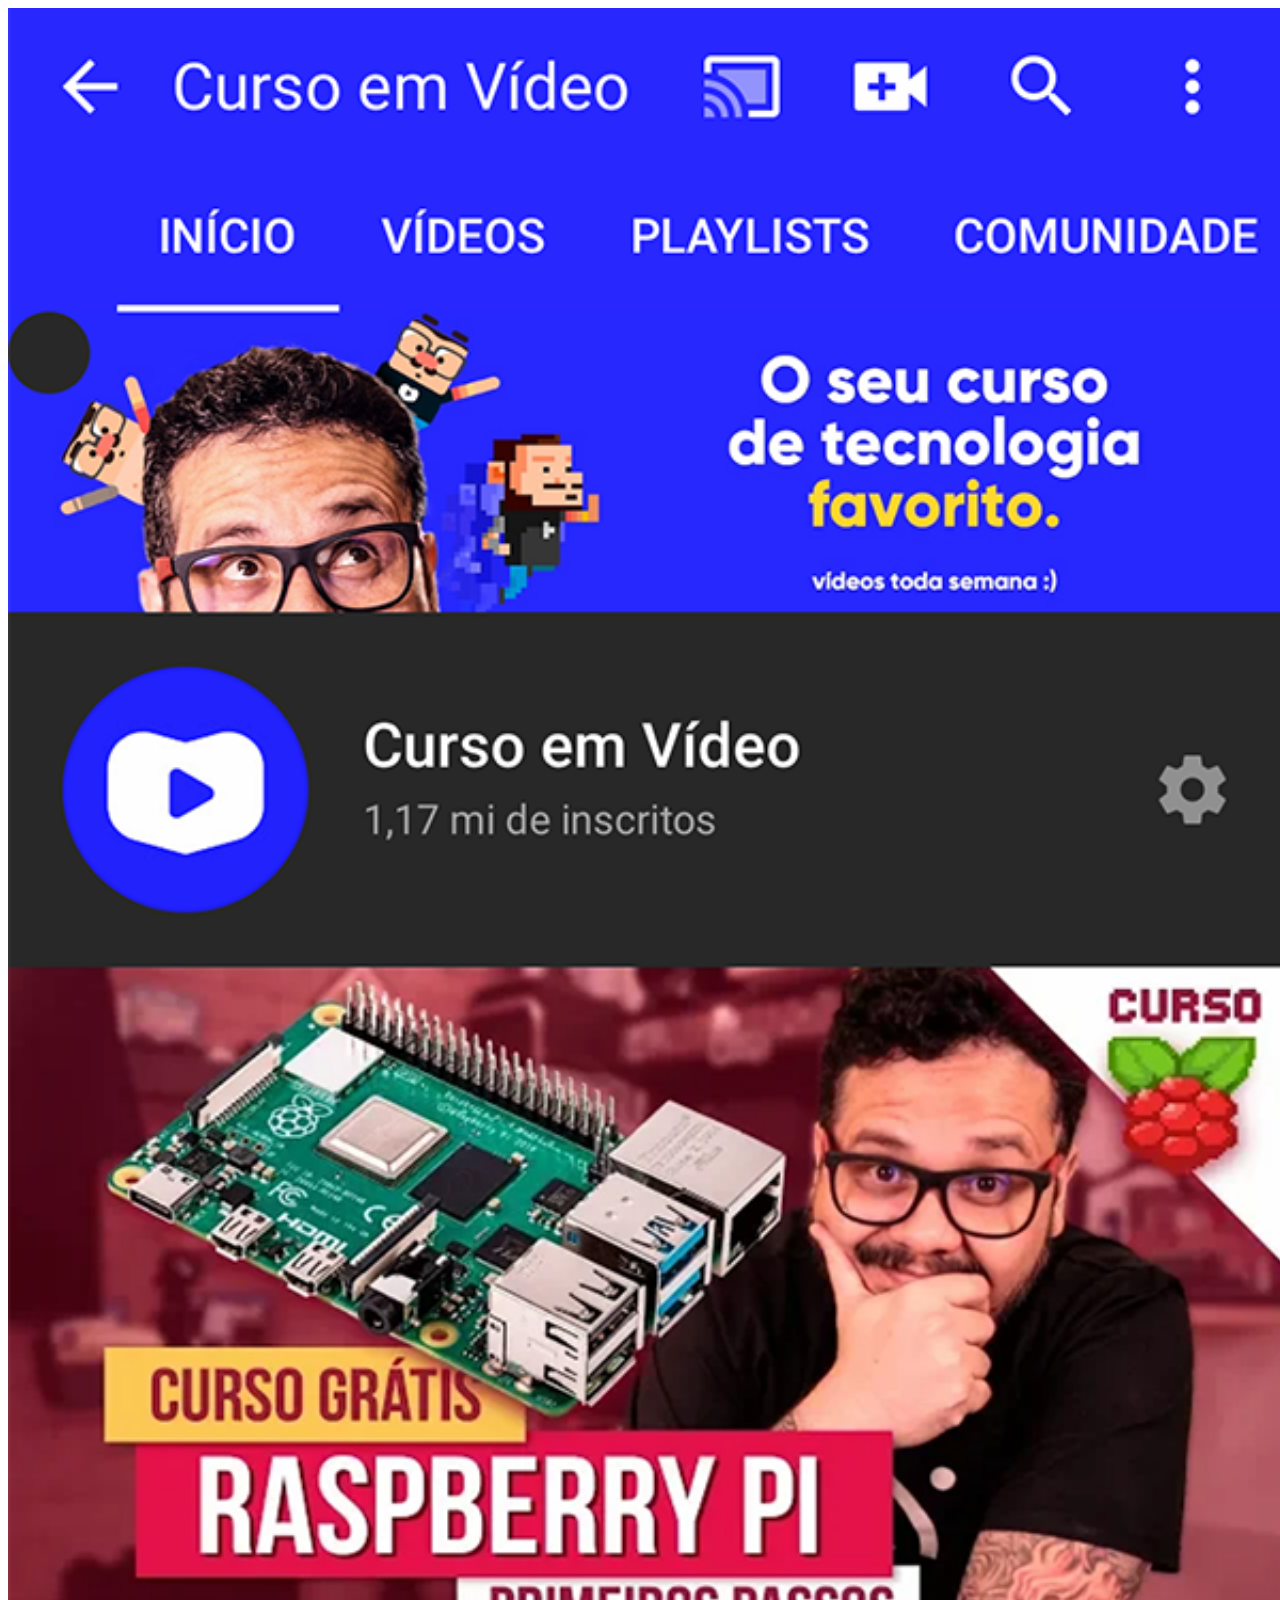
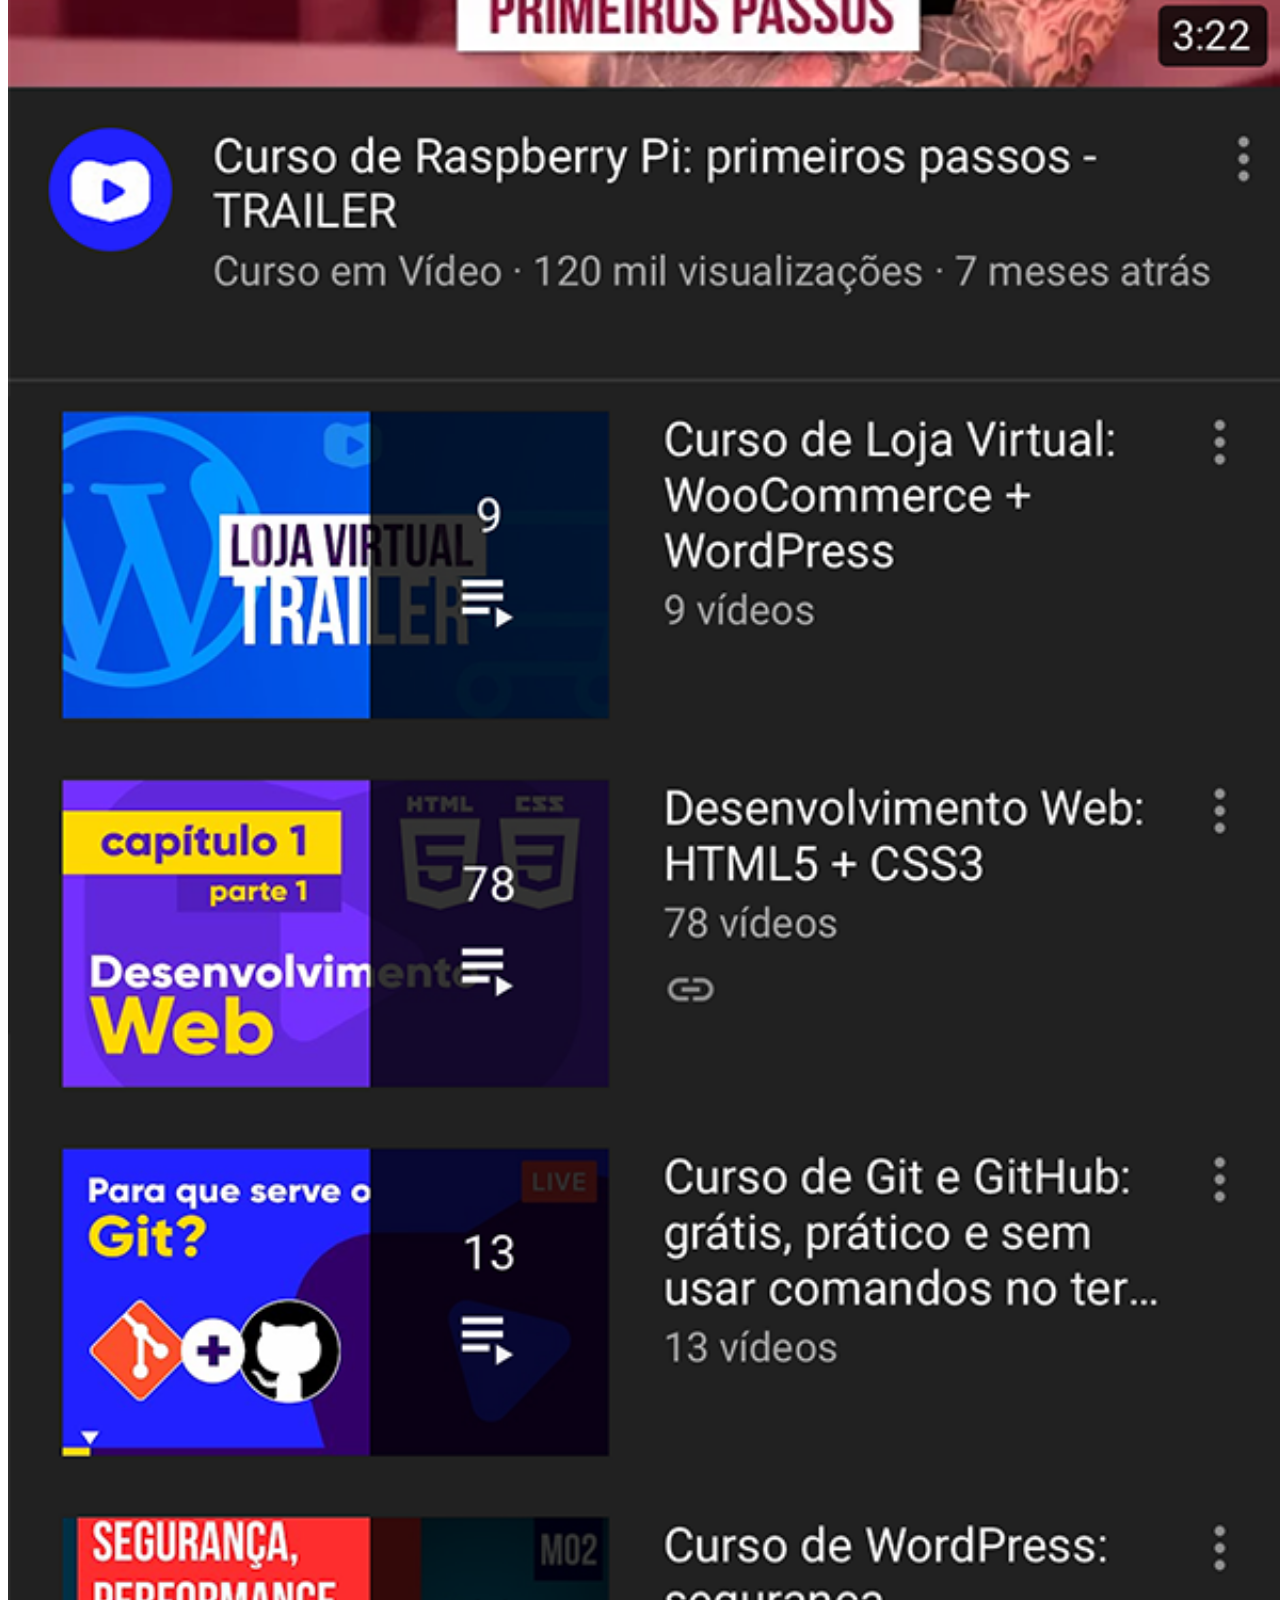
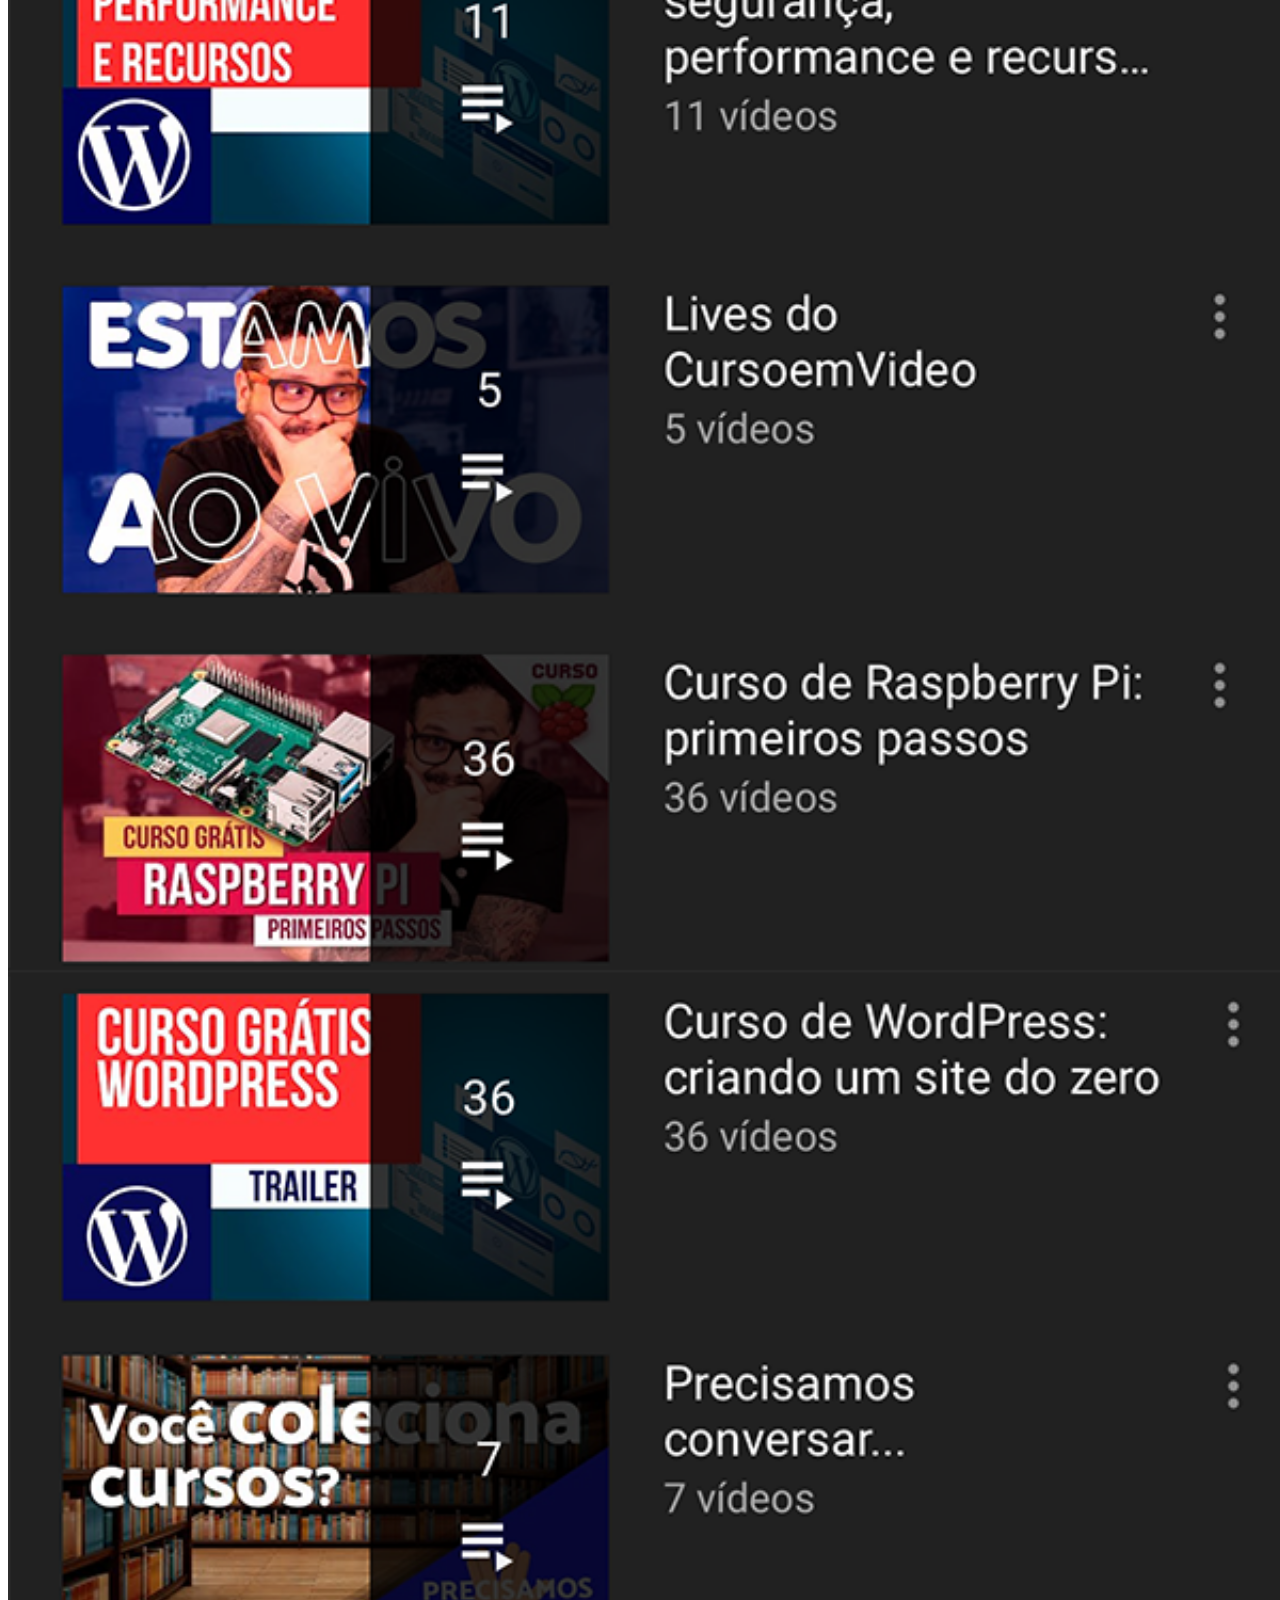
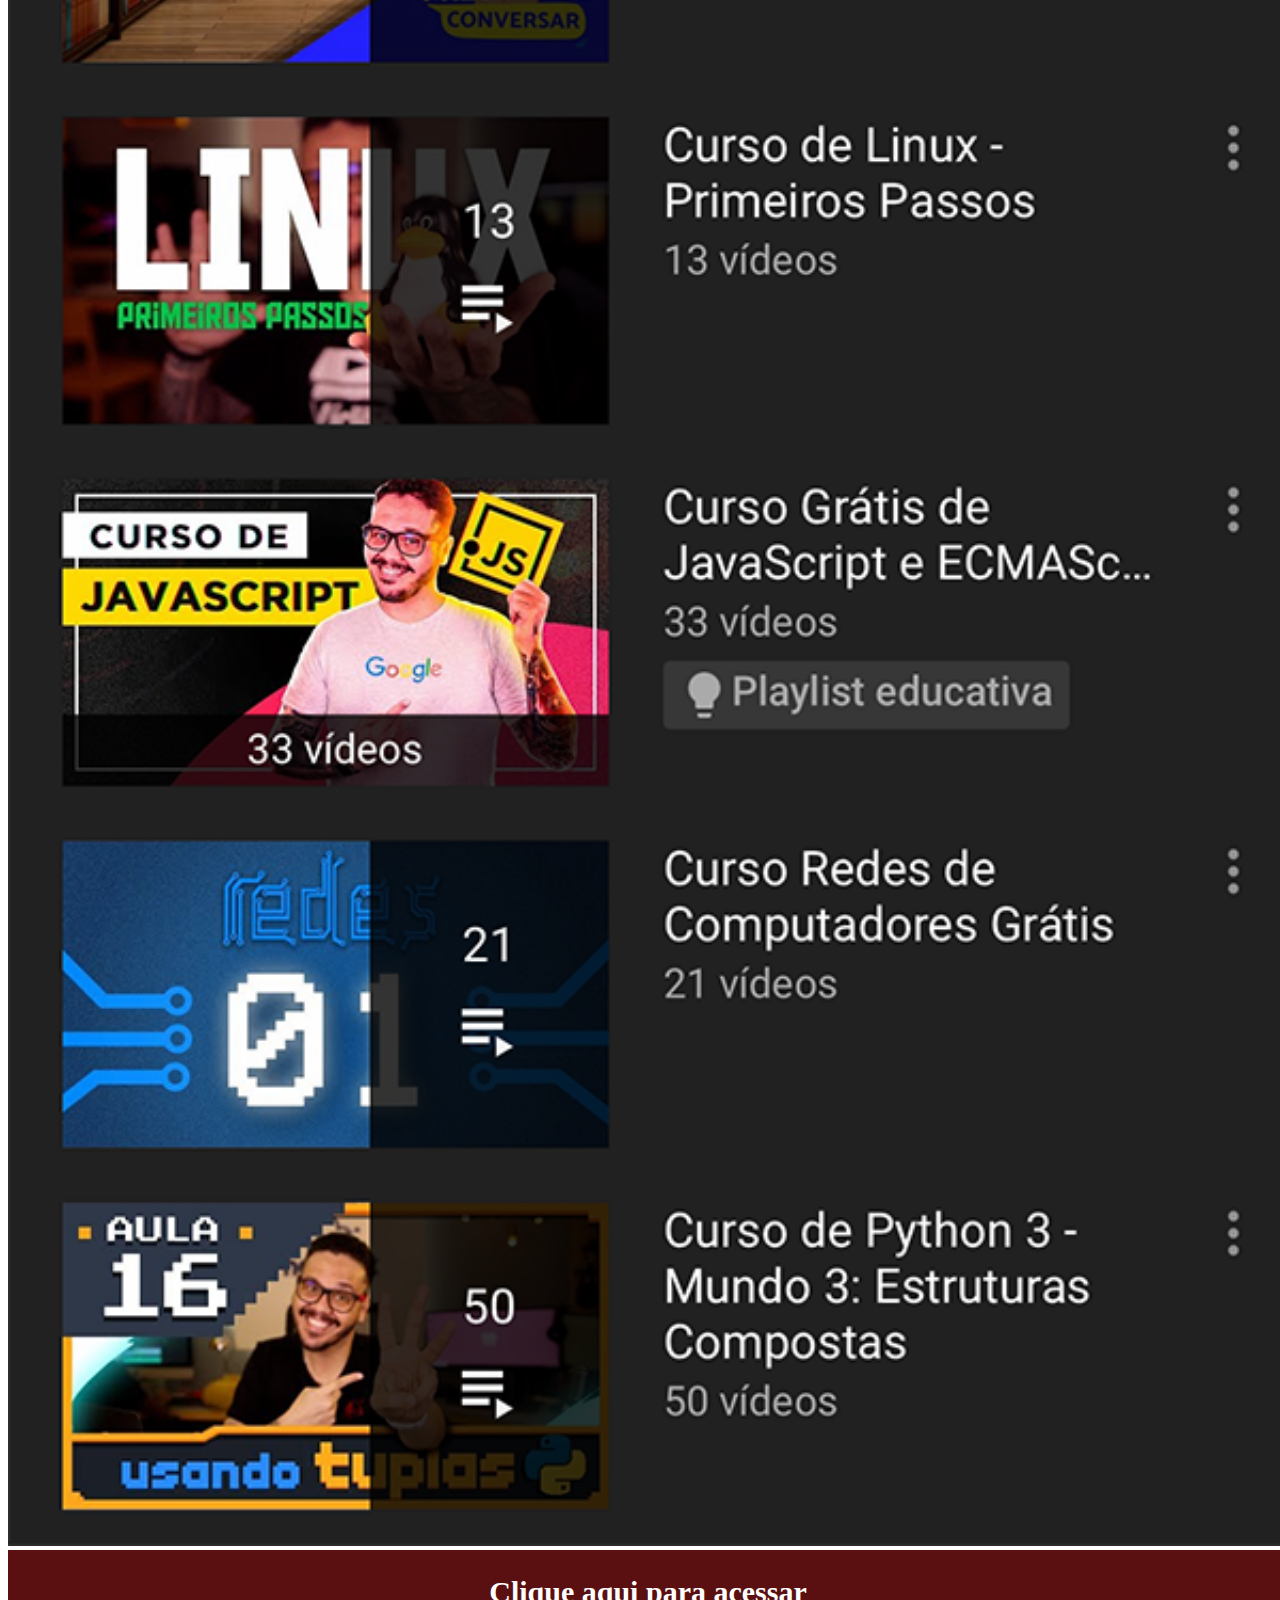
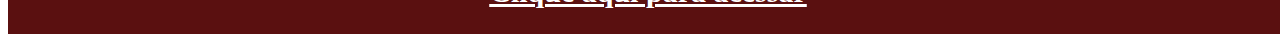
<file: youtube.html>
<!DOCTYPE html>
<html lang="pt-br">
<head>
    <meta charset="UTF-8">
    <meta http-equiv="X-UA-Compatible" content="IE=edge">
    <meta name="viewport" content="width=device-width, initial-scale=1.0">
    <title>YOUTUUBE</title>
    <link rel="stylesheet" href="style/youtube.css">
</head>
<body>
    <img src="./imagens/tela-youtube.png" alt="Youtube">
    <a href="https://www.youtube.com/c/CursoemV%C3%ADdeo" target="blank">Clique aqui para acessar</a>
</body>
</html>
</file>
<file: style/style.css>
@charset "UTF-8";

* {
    margin: 0;
    padding: 0;
    font-family: 'Segoe UI', Tahoma, Geneva, Verdana, sans-serif;
}

html, body {
    height: 100vh;
    width: 100vw;
    background-color: black;
    
}

body {
    background-image: url(../imagens/wallpaperautoral.png);
    background-repeat: no-repeat;
    background-position: center center;
    background-size: cover;
    background-attachment: fixed;
    overflow: hidden;
}

main {
    height: 100vh;
    position: relative;
}

section#telefone {
    position: absolute;
    top: 50%;
    left: 50%;
    transform: translate(-50%, -50%);
    height: 627px;
    width: 310px;
}

iframe#tela {
    position: relative;
    left: 23px;
    bottom: 550px;
    width: 265px;
    height: 470px;
}

section#social-media {
    position: absolute;
    
    top: 25%;
    
}

section#social-media img {
    width: 50px;
    margin: 10px;
    border-radius: 50%;
    box-shadow: 2px 2px 5px rgb(0, 0, 0);
    box-sizing: border-box;
}

section#social-media img:hover {
    border: 2px solid rgb(255, 255, 255);
    transform: translate(-2px, -2px);
    box-shadow: 5px 5px 10px black;
    transition: transform 0.2s;
}

section#social-media img:active {
    transform: scale(95%);
    transition: transform 0.2s;
}
</file>
<file: style/social.css>
@charset "UTF-8";
    
        body {
            margin: 0px;
            padding: 0px;
            font-family: 'Segoe UI', Tahoma, Geneva, Verdana, sans-serif;
        }

        ::-webkit-scrollbar {
            width: 0;
            height: 0;
        }

        img {
            width: 100vw;
        }

        a {
            display: block;
            background-color: rgb(90, 16, 16);
            color: white;
            text-decoration: underline;
            width: 100vw;
            text-align: center;
            padding-top: 25px;
            padding-bottom: 25px;
            font-size: 30px;
            font-weight: bold;
        }

        a:hover {
            color: rgb(224, 177, 143);
        }

        a:active {
            transform: scale(95%);
            transition: transform 0.2s;
        }
</file>
<file: style/youtube.css>
@charset "UTF-8"
 
     * {
            margin: 0px;
            padding: 0px;
            font-family: 'Segoe UI', Tahoma, Geneva, Verdana, sans-serif;
        }

        ::-webkit-scrollbar {
            width: 0;
            height: 0;
        }

        img {
            width: 100vw;
        }

        a {
            display: block;
            background-color: rgb(90, 16, 16);
            color: white;
            text-decoration: underline;
            width: 100vw;
            text-align: center;
            padding-top: 25px;
            padding-bottom: 25px;
            font-size: 30px;
            font-weight: bold;
        }

        a:hover {
            color: rgb(224, 177, 143);
        }

        a:active {
            transform: scale(95%);
            transition: transform 0.2s;
        }
</file>
